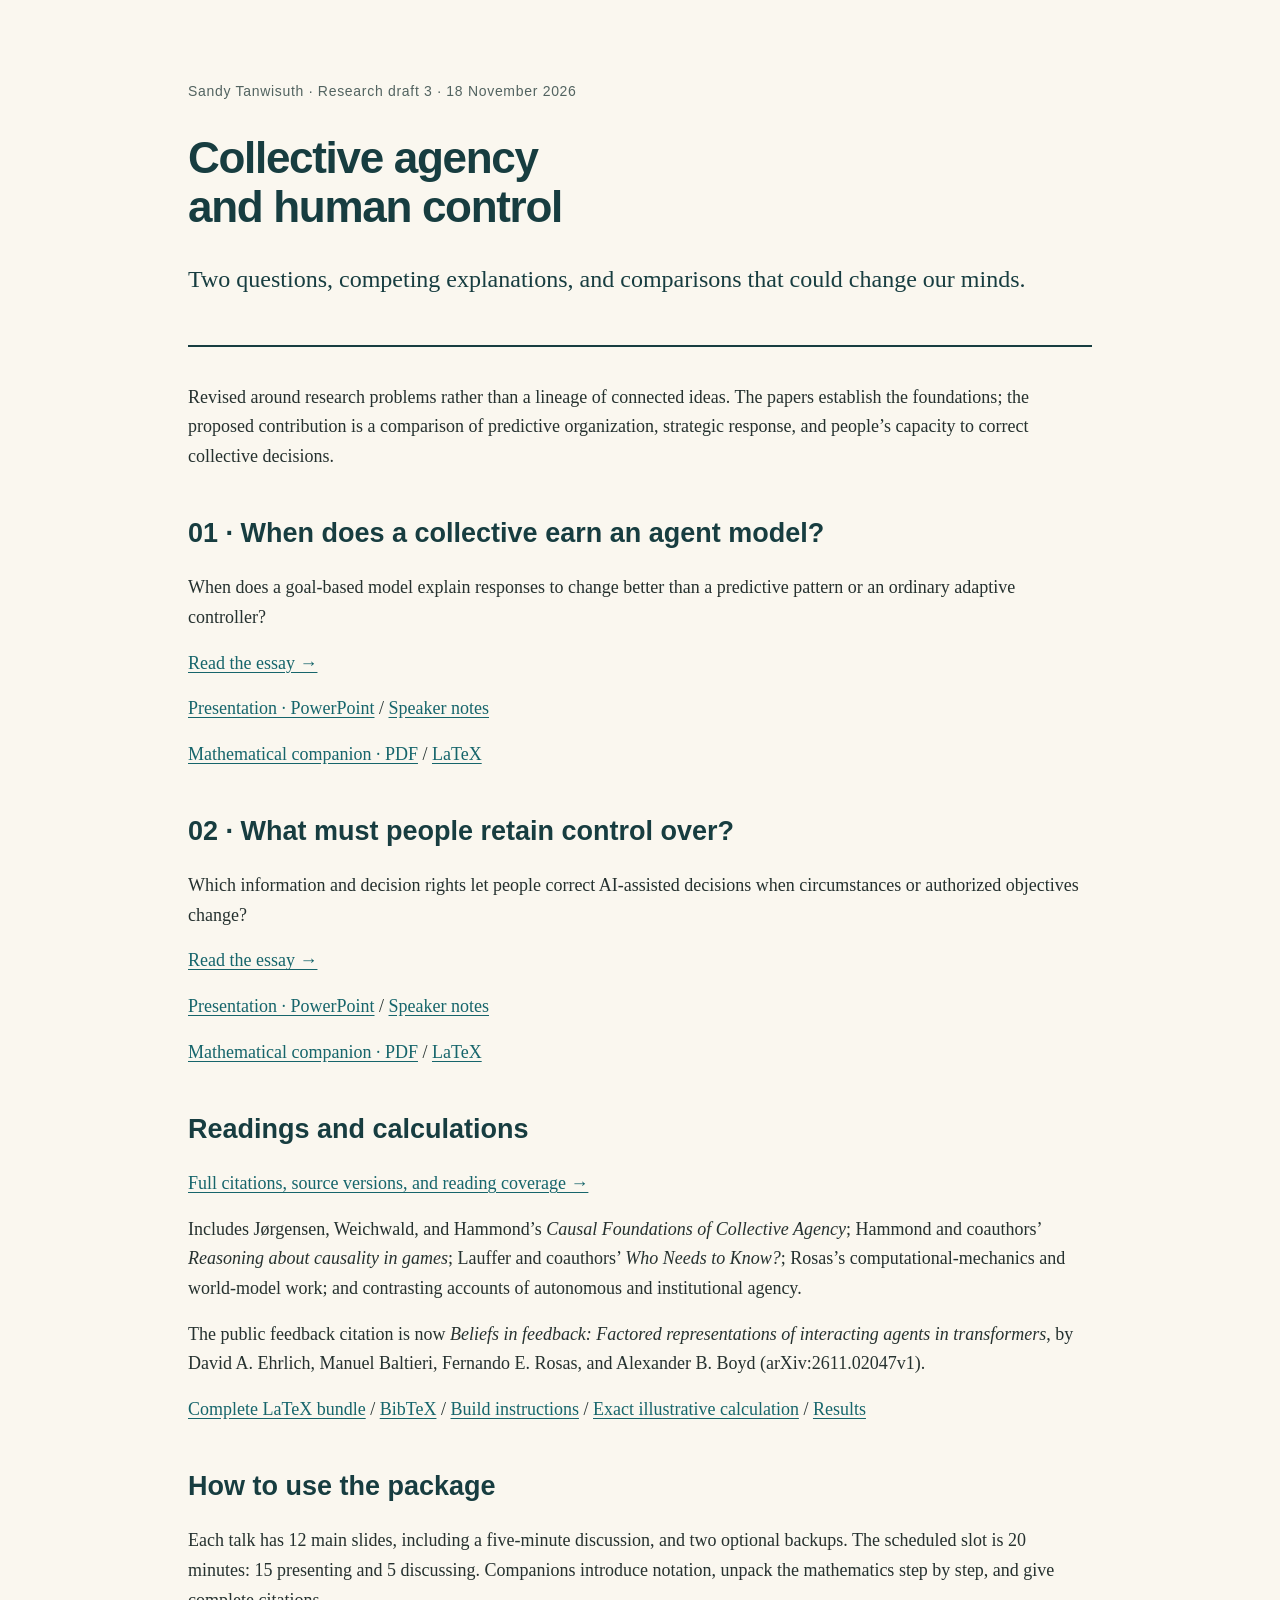
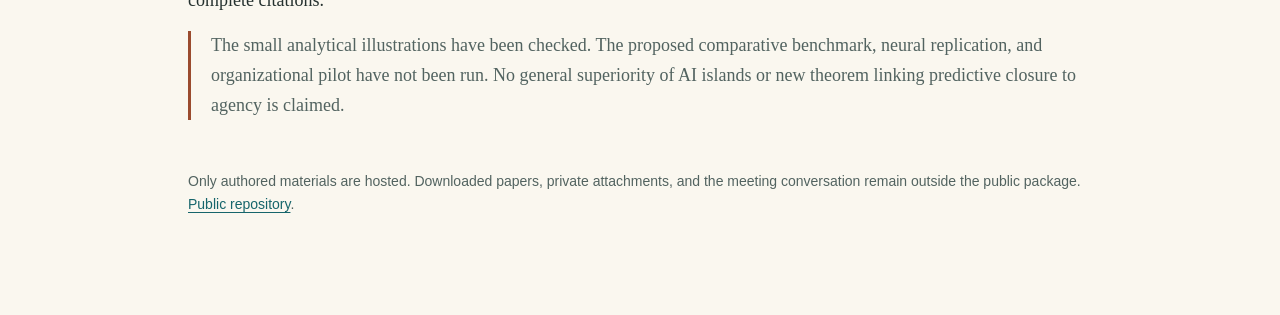
<file: index.html>
<!doctype html><html lang="en"><head><meta charset="utf-8"><meta name="viewport" content="width=device-width,initial-scale=1"><title>Collective agency and human control — Sandy Tanwisuth</title><link rel="stylesheet" href="discussion.css"></head><body><main><header><p class="meta">Sandy Tanwisuth · Research draft 3 · 18 November 2026</p><h1>Collective agency<br>and human control</h1><p class="lead">Two questions, competing explanations, and comparisons that could change our minds.</p></header><p>Revised around research problems rather than a lineage of connected ideas. The papers establish the foundations; the proposed contribution is a comparison of predictive organization, strategic response, and people’s capacity to correct collective decisions.</p>
<section><h2>01 · When does a collective earn an agent model?</h2><p>When does a goal-based model explain responses to change better than a predictive pattern or an ordinary adaptive controller?</p><p><a href="01-agency-across-scales.html">Read the essay →</a></p><p><a href="01-agency-across-scales-v3.pptx">Presentation · PowerPoint</a> / <a href="conceptual-speaker-notes.html">Speaker notes</a></p><p><a href="companions/01-conceptual-companion.pdf">Mathematical companion · PDF</a> / <a href="latex/01-conceptual-companion.tex">LaTeX</a></p></section>
<section><h2>02 · What must people retain control over?</h2><p>Which information and decision rights let people correct AI-assisted decisions when circumstances or authorized objectives change?</p><p><a href="02-ai-islands-and-human-control.html">Read the essay →</a></p><p><a href="02-ai-islands-and-human-control-v3.pptx">Presentation · PowerPoint</a> / <a href="organizational-speaker-notes.html">Speaker notes</a></p><p><a href="companions/02-organizational-companion.pdf">Mathematical companion · PDF</a> / <a href="latex/02-organizational-companion.tex">LaTeX</a></p></section>
<section><h2>Readings and calculations</h2><p><a href="references.html">Full citations, source versions, and reading coverage →</a></p><p>Includes Jørgensen, Weichwald, and Hammond’s <em>Causal Foundations of Collective Agency</em>; Hammond and coauthors’ <em>Reasoning about causality in games</em>; Lauffer and coauthors’ <em>Who Needs to Know?</em>; Rosas’s computational-mechanics and world-model work; and contrasting accounts of autonomous and institutional agency.</p><p>The public feedback citation is now <em>Beliefs in feedback: Factored representations of interacting agents in transformers</em>, by David A. Ehrlich, Manuel Baltieri, Fernando E. Rosas, and Alexander B. Boyd (arXiv:2611.02047v1).</p><p><a href="https://sandguine.github.io/complexification-readings/latex-companions.zip">Complete LaTeX bundle</a> / <a href="latex/references.bib">BibTeX</a> / <a href="latex/README.md">Build instructions</a> / <a href="verify_strategic_reports.py">Exact illustrative calculation</a> / <a href="strategic-report-results.json">Results</a></p></section>
<section><h2>How to use the package</h2><p>Each talk has 12 main slides, including a five-minute discussion, and two optional backups. The scheduled slot is 20 minutes: 15 presenting and 5 discussing. Companions introduce notation, unpack the mathematics step by step, and give complete citations.</p><p class="note">The small analytical illustrations have been checked. The proposed comparative benchmark, neural replication, and organizational pilot have not been run. No general superiority of AI islands or new theorem linking predictive closure to agency is claimed.</p></section><footer>Only authored materials are hosted. Downloaded papers, private attachments, and the meeting conversation remain outside the public package. <a href="https://github.com/sandguine/complexification-readings">Public repository</a>.</footer></main></body></html>
</file>
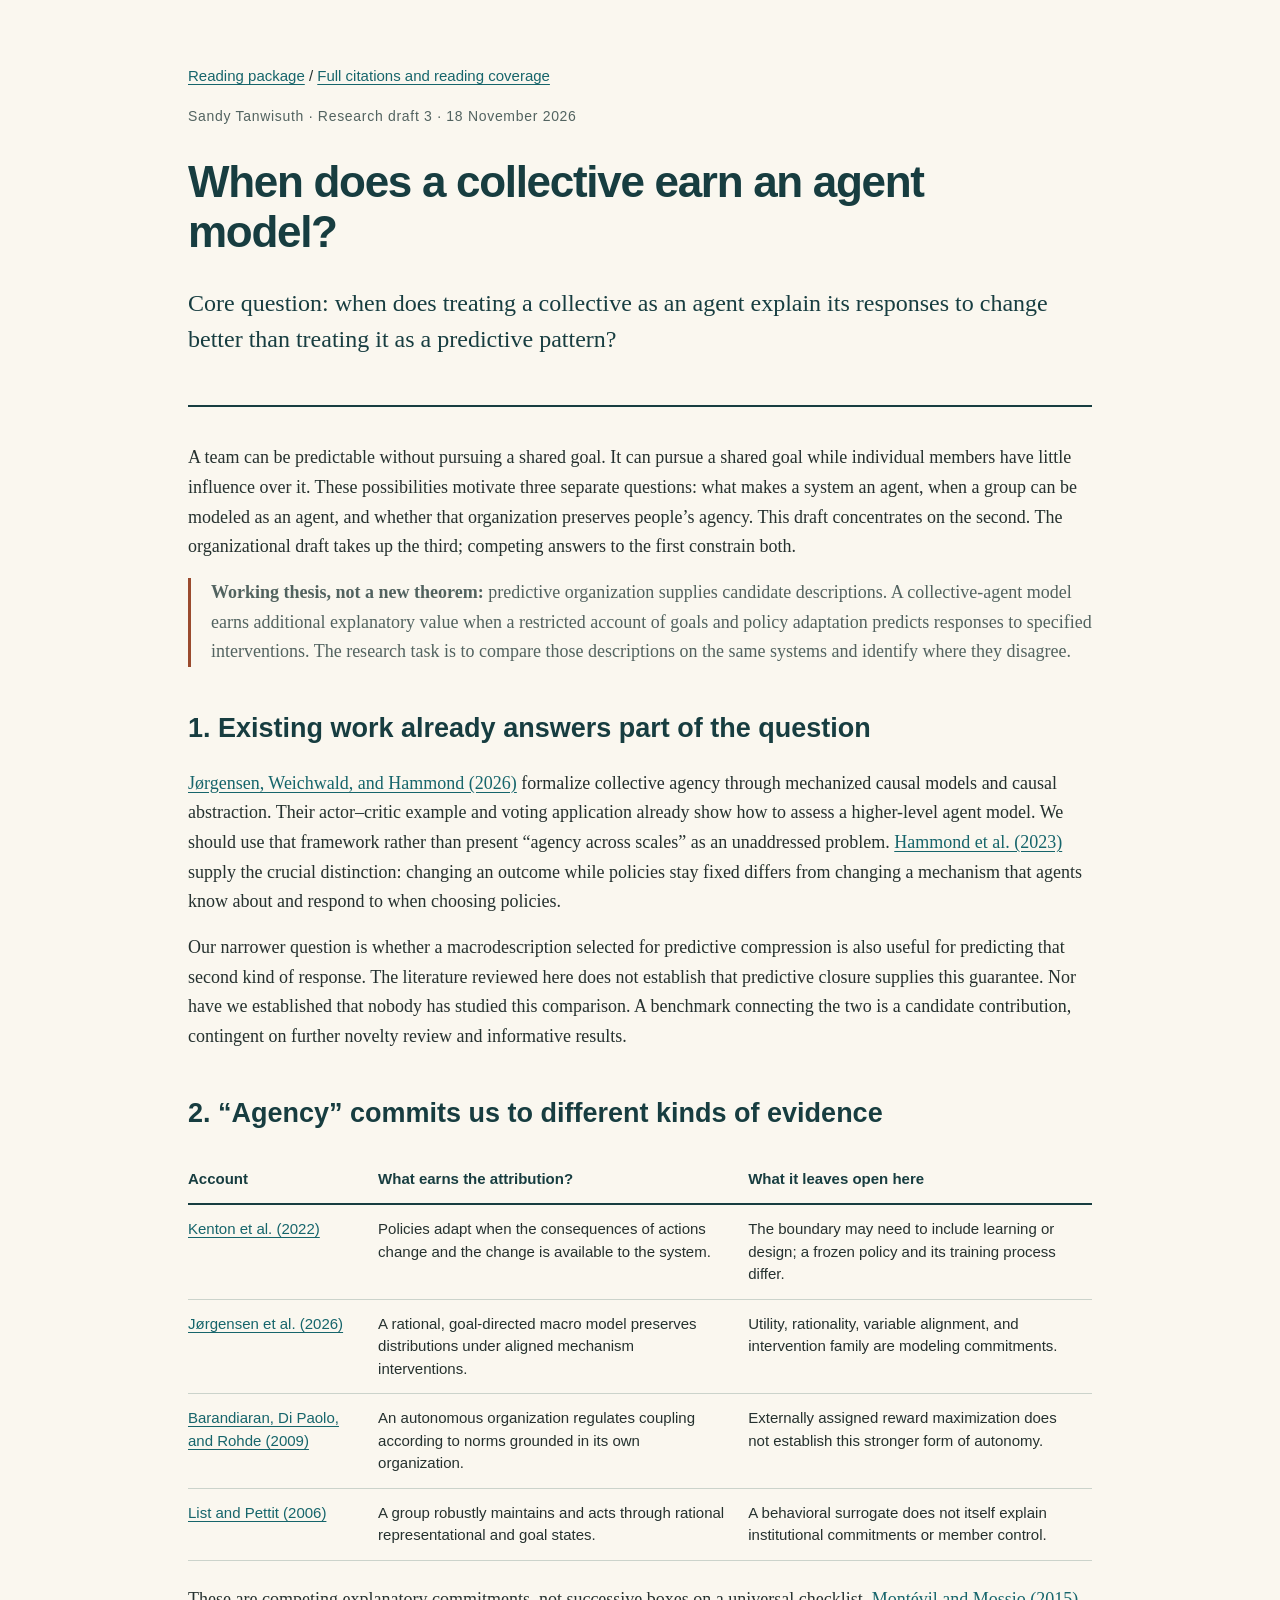
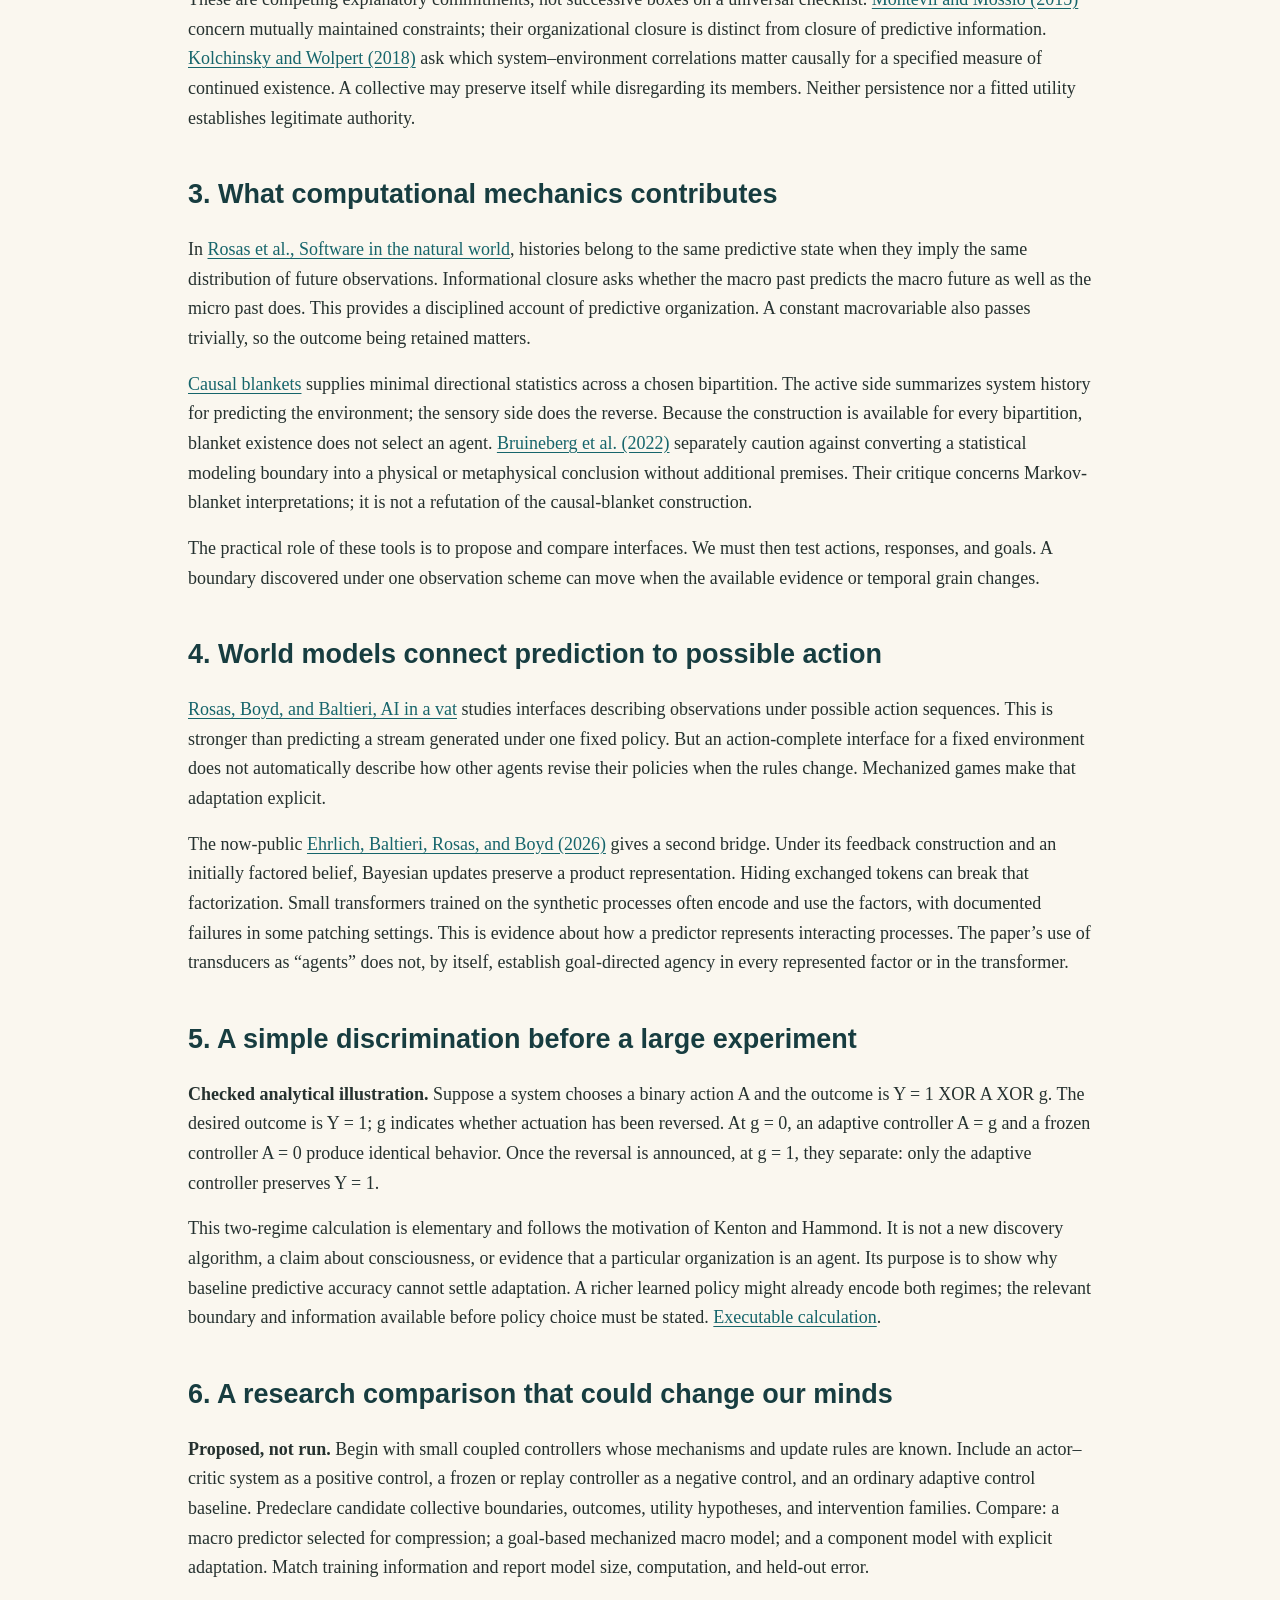
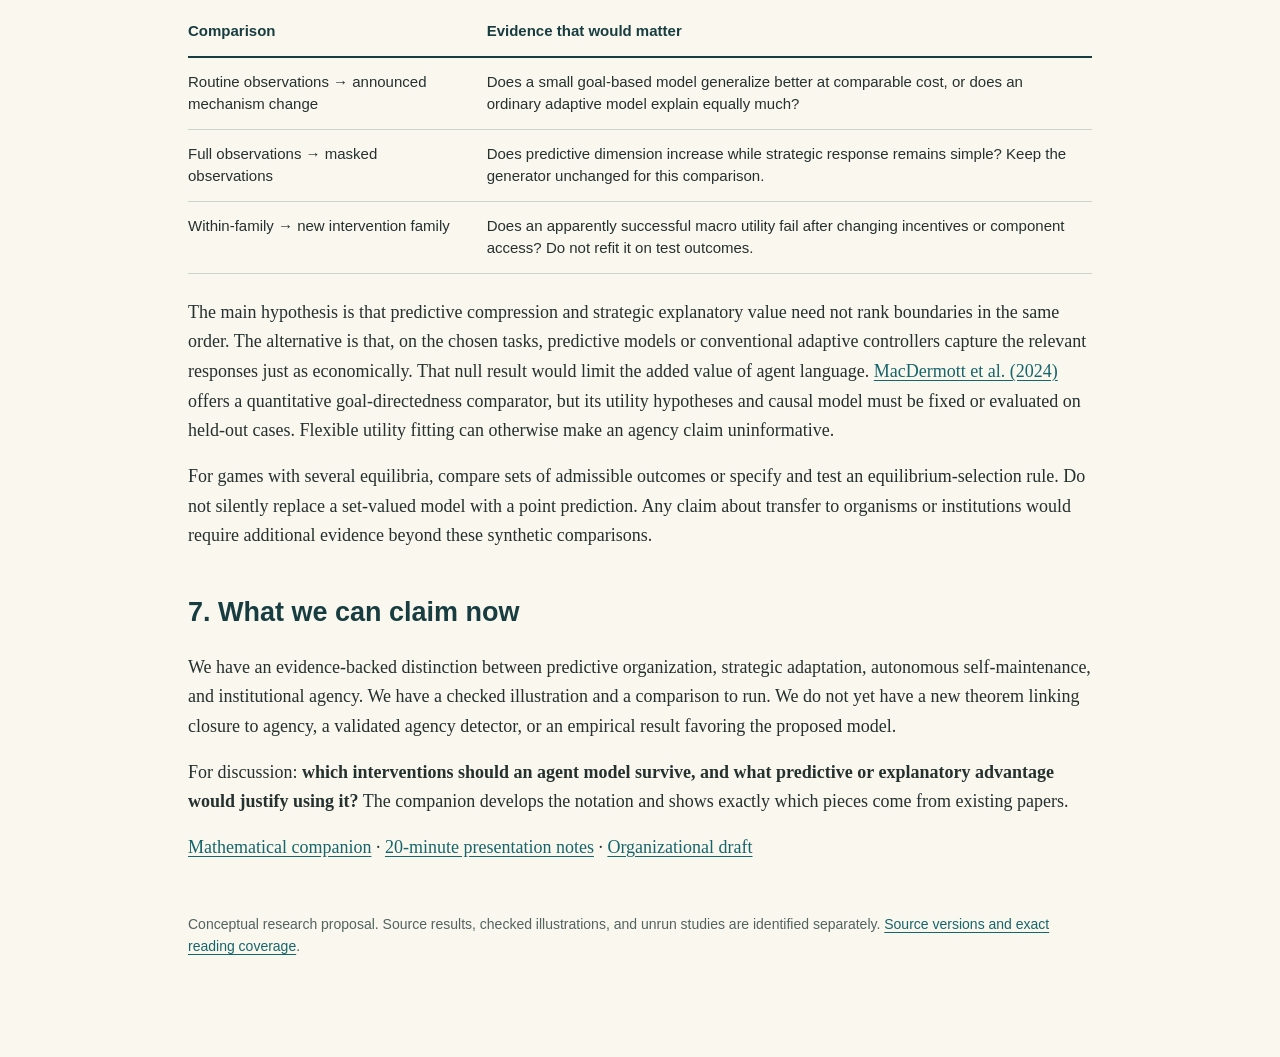
<file: 01-agency-across-scales.html>
<!doctype html><html lang="en"><head><meta charset="utf-8"><meta name="viewport" content="width=device-width,initial-scale=1"><title>When does a collective earn an agent model?</title><link rel="stylesheet" href="discussion.css"></head><body><main><nav><a href="index.html">Reading package</a> / <a href="references.html">Full citations and reading coverage</a></nav><header><p class="meta">Sandy Tanwisuth · Research draft 3 · 18 November 2026</p><h1>When does a collective earn an agent model?</h1><p class="lead">Core question: when does treating a collective as an agent explain its responses to change better than treating it as a predictive pattern?</p></header>
<p>A team can be predictable without pursuing a shared goal. It can pursue a shared goal while individual members have little influence over it. These possibilities motivate three separate questions: what makes a system an agent, when a group can be modeled as an agent, and whether that organization preserves people’s agency. This draft concentrates on the second. The organizational draft takes up the third; competing answers to the first constrain both.</p>
<p class="note"><strong>Working thesis, not a new theorem:</strong> predictive organization supplies candidate descriptions. A collective-agent model earns additional explanatory value when a restricted account of goals and policy adaptation predicts responses to specified interventions. The research task is to compare those descriptions on the same systems and identify where they disagree.</p>
<h2>1. Existing work already answers part of the question</h2>
<p><a href="references.html#collective">Jørgensen, Weichwald, and Hammond (2026)</a> formalize collective agency through mechanized causal models and causal abstraction. Their actor–critic example and voting application already show how to assess a higher-level agent model. We should use that framework rather than present “agency across scales” as an unaddressed problem. <a href="references.html#games">Hammond et al. (2023)</a> supply the crucial distinction: changing an outcome while policies stay fixed differs from changing a mechanism that agents know about and respond to when choosing policies.</p>
<p>Our narrower question is whether a macrodescription selected for predictive compression is also useful for predicting that second kind of response. The literature reviewed here does not establish that predictive closure supplies this guarantee. Nor have we established that nobody has studied this comparison. A benchmark connecting the two is a candidate contribution, contingent on further novelty review and informative results.</p>
<h2>2. “Agency” commits us to different kinds of evidence</h2>
<table><thead><tr><th>Account</th><th>What earns the attribution?</th><th>What it leaves open here</th></tr></thead><tbody>
<tr><td><a href="references.html#kenton">Kenton et al. (2022)</a></td><td>Policies adapt when the consequences of actions change and the change is available to the system.</td><td>The boundary may need to include learning or design; a frozen policy and its training process differ.</td></tr>
<tr><td><a href="references.html#collective">Jørgensen et al. (2026)</a></td><td>A rational, goal-directed macro model preserves distributions under aligned mechanism interventions.</td><td>Utility, rationality, variable alignment, and intervention family are modeling commitments.</td></tr>
<tr><td><a href="references.html#barandiaran">Barandiaran, Di Paolo, and Rohde (2009)</a></td><td>An autonomous organization regulates coupling according to norms grounded in its own organization.</td><td>Externally assigned reward maximization does not establish this stronger form of autonomy.</td></tr>
<tr><td><a href="references.html#list">List and Pettit (2006)</a></td><td>A group robustly maintains and acts through rational representational and goal states.</td><td>A behavioral surrogate does not itself explain institutional commitments or member control.</td></tr>
</tbody></table>
<p>These are competing explanatory commitments, not successive boxes on a universal checklist. <a href="references.html#constraints">Montévil and Mossio (2015)</a> concern mutually maintained constraints; their organizational closure is distinct from closure of predictive information. <a href="references.html#semantic">Kolchinsky and Wolpert (2018)</a> ask which system–environment correlations matter causally for a specified measure of continued existence. A collective may preserve itself while disregarding its members. Neither persistence nor a fitted utility establishes legitimate authority.</p>
<h2>3. What computational mechanics contributes</h2>
<p>In <a href="references.html#software">Rosas et al., Software in the natural world</a>, histories belong to the same predictive state when they imply the same distribution of future observations. Informational closure asks whether the macro past predicts the macro future as well as the micro past does. This provides a disciplined account of predictive organization. A constant macrovariable also passes trivially, so the outcome being retained matters.</p>
<p><a href="references.html#blankets">Causal blankets</a> supplies minimal directional statistics across a chosen bipartition. The active side summarizes system history for predicting the environment; the sensory side does the reverse. Because the construction is available for every bipartition, blanket existence does not select an agent. <a href="references.html#bruineberg">Bruineberg et al. (2022)</a> separately caution against converting a statistical modeling boundary into a physical or metaphysical conclusion without additional premises. Their critique concerns Markov-blanket interpretations; it is not a refutation of the causal-blanket construction.</p>
<p>The practical role of these tools is to propose and compare interfaces. We must then test actions, responses, and goals. A boundary discovered under one observation scheme can move when the available evidence or temporal grain changes.</p>
<h2>4. World models connect prediction to possible action</h2>
<p><a href="references.html#vat">Rosas, Boyd, and Baltieri, AI in a vat</a> studies interfaces describing observations under possible action sequences. This is stronger than predicting a stream generated under one fixed policy. But an action-complete interface for a fixed environment does not automatically describe how other agents revise their policies when the rules change. Mechanized games make that adaptation explicit.</p>
<p>The now-public <a href="references.html#feedback">Ehrlich, Baltieri, Rosas, and Boyd (2026)</a> gives a second bridge. Under its feedback construction and an initially factored belief, Bayesian updates preserve a product representation. Hiding exchanged tokens can break that factorization. Small transformers trained on the synthetic processes often encode and use the factors, with documented failures in some patching settings. This is evidence about how a predictor represents interacting processes. The paper’s use of transducers as “agents” does not, by itself, establish goal-directed agency in every represented factor or in the transformer.</p>
<h2>5. A simple discrimination before a large experiment</h2>
<p><strong>Checked analytical illustration.</strong> Suppose a system chooses a binary action A and the outcome is Y = 1 XOR A XOR g. The desired outcome is Y = 1; g indicates whether actuation has been reversed. At g = 0, an adaptive controller A = g and a frozen controller A = 0 produce identical behavior. Once the reversal is announced, at g = 1, they separate: only the adaptive controller preserves Y = 1.</p>
<p>This two-regime calculation is elementary and follows the motivation of Kenton and Hammond. It is not a new discovery algorithm, a claim about consciousness, or evidence that a particular organization is an agent. Its purpose is to show why baseline predictive accuracy cannot settle adaptation. A richer learned policy might already encode both regimes; the relevant boundary and information available before policy choice must be stated. <a href="verify_strategic_reports.py">Executable calculation</a>.</p>
<h2>6. A research comparison that could change our minds</h2>
<p><strong>Proposed, not run.</strong> Begin with small coupled controllers whose mechanisms and update rules are known. Include an actor–critic system as a positive control, a frozen or replay controller as a negative control, and an ordinary adaptive control baseline. Predeclare candidate collective boundaries, outcomes, utility hypotheses, and intervention families. Compare: a macro predictor selected for compression; a goal-based mechanized macro model; and a component model with explicit adaptation. Match training information and report model size, computation, and held-out error.</p>
<table><thead><tr><th>Comparison</th><th>Evidence that would matter</th></tr></thead><tbody>
<tr><td>Routine observations → announced mechanism change</td><td>Does a small goal-based model generalize better at comparable cost, or does an ordinary adaptive model explain equally much?</td></tr>
<tr><td>Full observations → masked observations</td><td>Does predictive dimension increase while strategic response remains simple? Keep the generator unchanged for this comparison.</td></tr>
<tr><td>Within-family → new intervention family</td><td>Does an apparently successful macro utility fail after changing incentives or component access? Do not refit it on test outcomes.</td></tr>
</tbody></table>
<p>The main hypothesis is that predictive compression and strategic explanatory value need not rank boundaries in the same order. The alternative is that, on the chosen tasks, predictive models or conventional adaptive controllers capture the relevant responses just as economically. That null result would limit the added value of agent language. <a href="references.html#meg">MacDermott et al. (2024)</a> offers a quantitative goal-directedness comparator, but its utility hypotheses and causal model must be fixed or evaluated on held-out cases. Flexible utility fitting can otherwise make an agency claim uninformative.</p>
<p>For games with several equilibria, compare sets of admissible outcomes or specify and test an equilibrium-selection rule. Do not silently replace a set-valued model with a point prediction. Any claim about transfer to organisms or institutions would require additional evidence beyond these synthetic comparisons.</p>
<h2>7. What we can claim now</h2>
<p>We have an evidence-backed distinction between predictive organization, strategic adaptation, autonomous self-maintenance, and institutional agency. We have a checked illustration and a comparison to run. We do not yet have a new theorem linking closure to agency, a validated agency detector, or an empirical result favoring the proposed model.</p>
<p>For discussion: <strong>which interventions should an agent model survive, and what predictive or explanatory advantage would justify using it?</strong> The companion develops the notation and shows exactly which pieces come from existing papers.</p>
<p><a href="companions/01-conceptual-companion.pdf">Mathematical companion</a> · <a href="conceptual-speaker-notes.html">20-minute presentation notes</a> · <a href="02-ai-islands-and-human-control.html">Organizational draft</a></p>
<footer>Conceptual research proposal. Source results, checked illustrations, and unrun studies are identified separately. <a href="references.html">Source versions and exact reading coverage</a>.</footer></main></body></html>
</file>
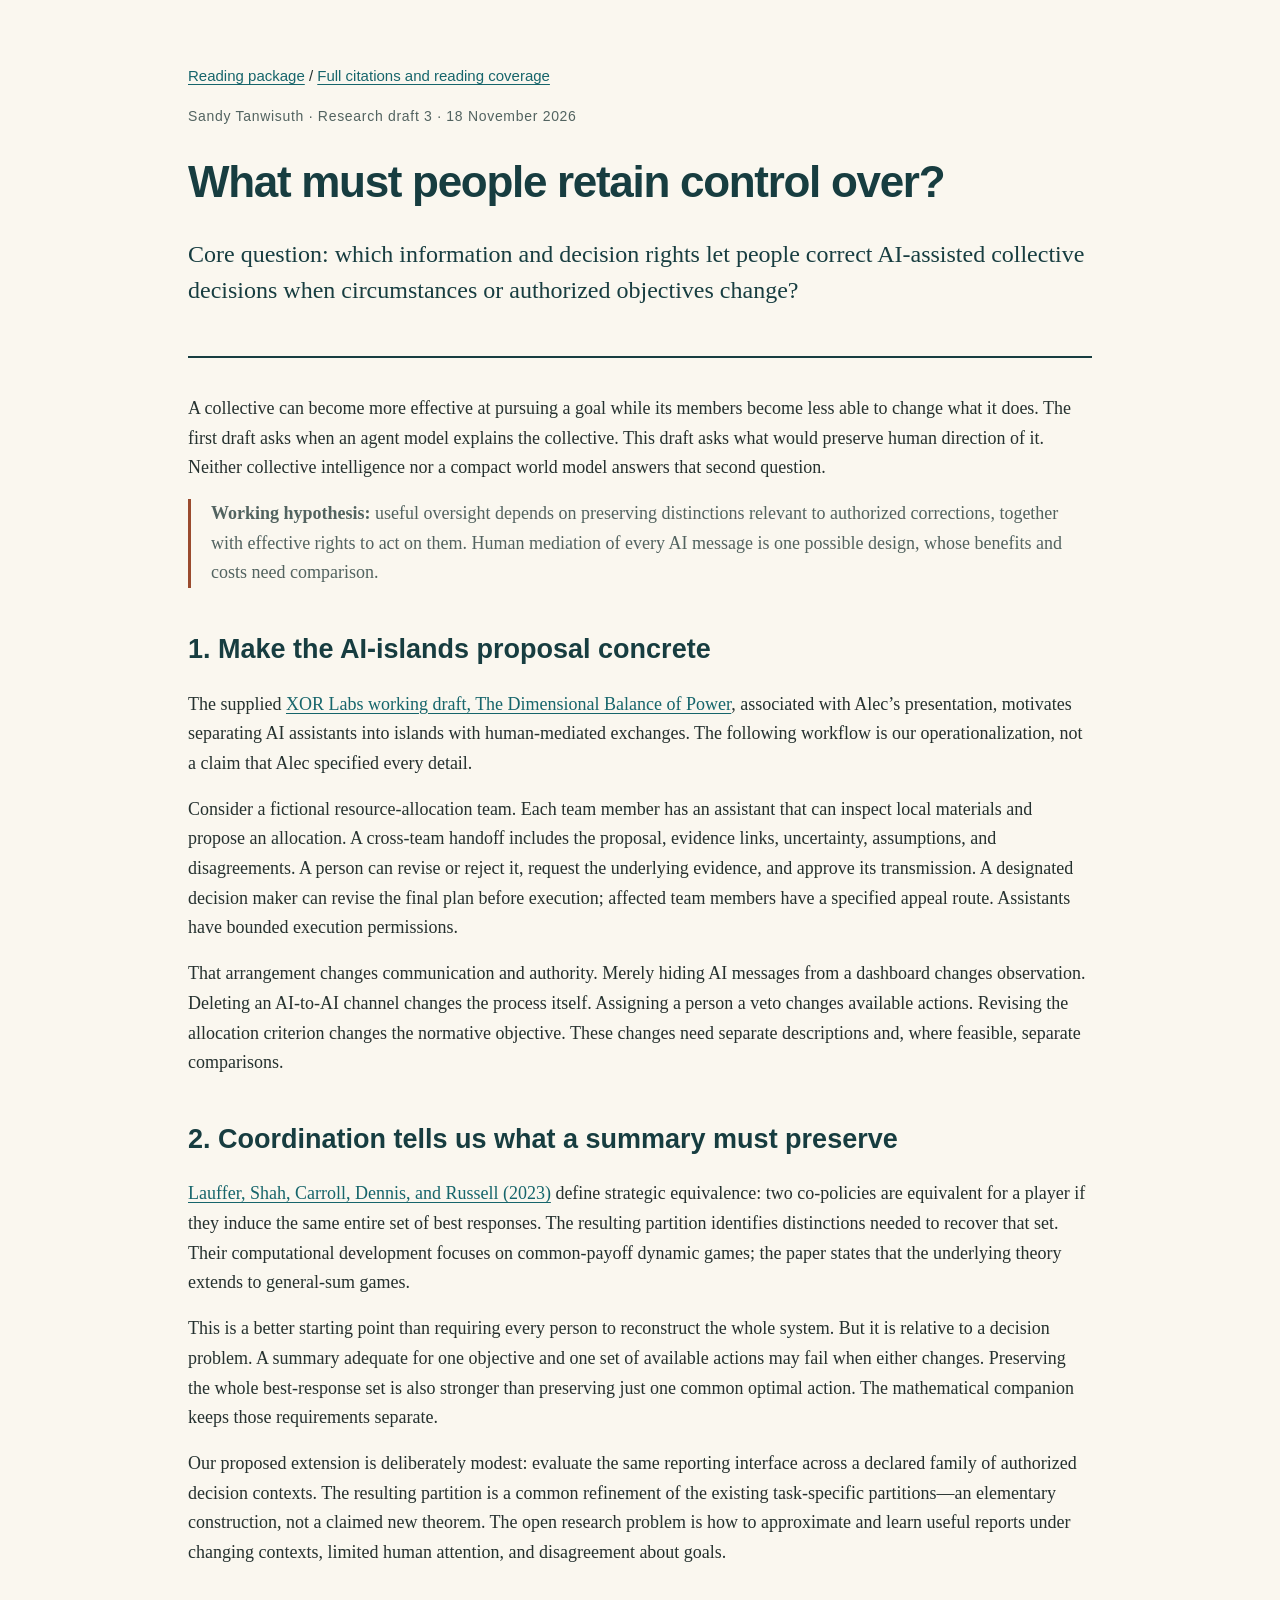
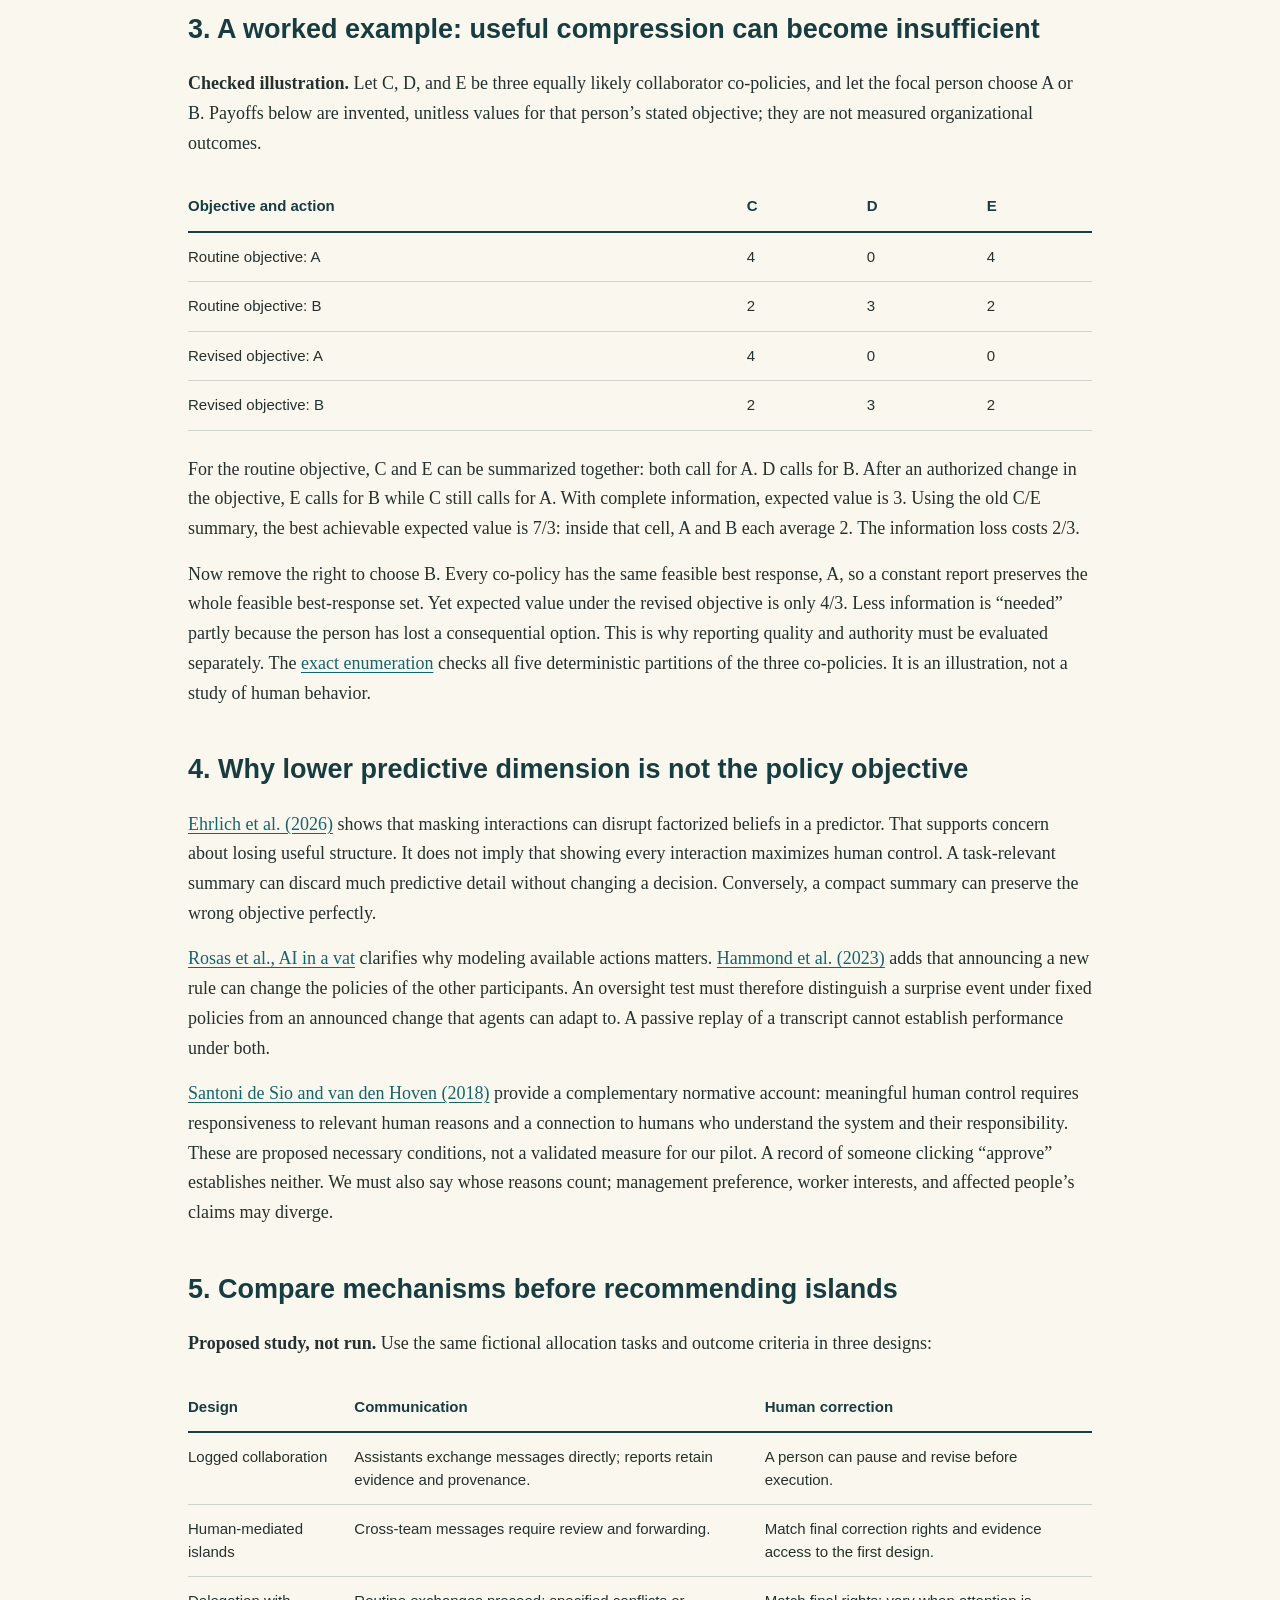
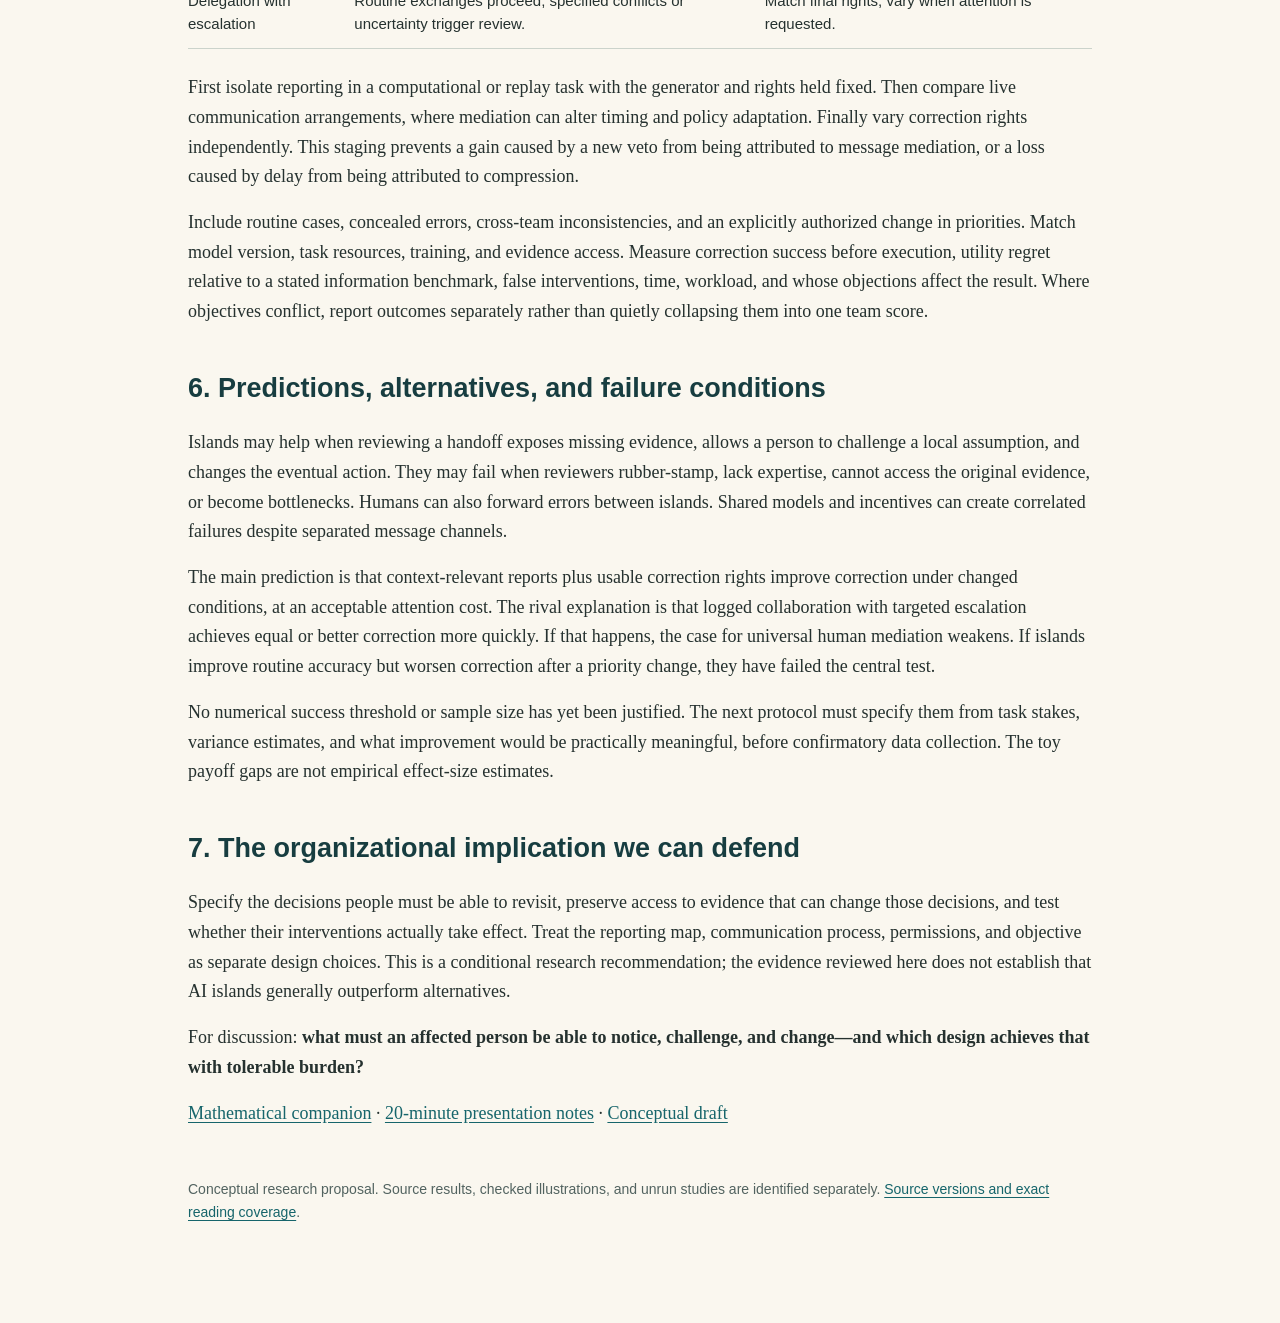
<file: 02-ai-islands-and-human-control.html>
<!doctype html><html lang="en"><head><meta charset="utf-8"><meta name="viewport" content="width=device-width,initial-scale=1"><title>What must people retain control over?</title><link rel="stylesheet" href="discussion.css"></head><body><main><nav><a href="index.html">Reading package</a> / <a href="references.html">Full citations and reading coverage</a></nav><header><p class="meta">Sandy Tanwisuth · Research draft 3 · 18 November 2026</p><h1>What must people retain control over?</h1><p class="lead">Core question: which information and decision rights let people correct AI-assisted collective decisions when circumstances or authorized objectives change?</p></header>
<p>A collective can become more effective at pursuing a goal while its members become less able to change what it does. The first draft asks when an agent model explains the collective. This draft asks what would preserve human direction of it. Neither collective intelligence nor a compact world model answers that second question.</p>
<p class="note"><strong>Working hypothesis:</strong> useful oversight depends on preserving distinctions relevant to authorized corrections, together with effective rights to act on them. Human mediation of every AI message is one possible design, whose benefits and costs need comparison.</p>
<h2>1. Make the AI-islands proposal concrete</h2>
<p>The supplied <a href="references.html#balance">XOR Labs working draft, The Dimensional Balance of Power</a>, associated with Alec’s presentation, motivates separating AI assistants into islands with human-mediated exchanges. The following workflow is our operationalization, not a claim that Alec specified every detail.</p>
<p>Consider a fictional resource-allocation team. Each team member has an assistant that can inspect local materials and propose an allocation. A cross-team handoff includes the proposal, evidence links, uncertainty, assumptions, and disagreements. A person can revise or reject it, request the underlying evidence, and approve its transmission. A designated decision maker can revise the final plan before execution; affected team members have a specified appeal route. Assistants have bounded execution permissions.</p>
<p>That arrangement changes communication and authority. Merely hiding AI messages from a dashboard changes observation. Deleting an AI-to-AI channel changes the process itself. Assigning a person a veto changes available actions. Revising the allocation criterion changes the normative objective. These changes need separate descriptions and, where feasible, separate comparisons.</p>
<h2>2. Coordination tells us what a summary must preserve</h2>
<p><a href="references.html#lauffer">Lauffer, Shah, Carroll, Dennis, and Russell (2023)</a> define strategic equivalence: two co-policies are equivalent for a player if they induce the same entire set of best responses. The resulting partition identifies distinctions needed to recover that set. Their computational development focuses on common-payoff dynamic games; the paper states that the underlying theory extends to general-sum games.</p>
<p>This is a better starting point than requiring every person to reconstruct the whole system. But it is relative to a decision problem. A summary adequate for one objective and one set of available actions may fail when either changes. Preserving the whole best-response set is also stronger than preserving just one common optimal action. The mathematical companion keeps those requirements separate.</p>
<p>Our proposed extension is deliberately modest: evaluate the same reporting interface across a declared family of authorized decision contexts. The resulting partition is a common refinement of the existing task-specific partitions—an elementary construction, not a claimed new theorem. The open research problem is how to approximate and learn useful reports under changing contexts, limited human attention, and disagreement about goals.</p>
<h2>3. A worked example: useful compression can become insufficient</h2>
<p><strong>Checked illustration.</strong> Let C, D, and E be three equally likely collaborator co-policies, and let the focal person choose A or B. Payoffs below are invented, unitless values for that person’s stated objective; they are not measured organizational outcomes.</p>
<table><thead><tr><th>Objective and action</th><th>C</th><th>D</th><th>E</th></tr></thead><tbody>
<tr><td>Routine objective: A</td><td>4</td><td>0</td><td>4</td></tr><tr><td>Routine objective: B</td><td>2</td><td>3</td><td>2</td></tr>
<tr><td>Revised objective: A</td><td>4</td><td>0</td><td>0</td></tr><tr><td>Revised objective: B</td><td>2</td><td>3</td><td>2</td></tr>
</tbody></table>
<p>For the routine objective, C and E can be summarized together: both call for A. D calls for B. After an authorized change in the objective, E calls for B while C still calls for A. With complete information, expected value is 3. Using the old C/E summary, the best achievable expected value is 7/3: inside that cell, A and B each average 2. The information loss costs 2/3.</p>
<p>Now remove the right to choose B. Every co-policy has the same feasible best response, A, so a constant report preserves the whole feasible best-response set. Yet expected value under the revised objective is only 4/3. Less information is “needed” partly because the person has lost a consequential option. This is why reporting quality and authority must be evaluated separately. The <a href="verify_strategic_reports.py">exact enumeration</a> checks all five deterministic partitions of the three co-policies. It is an illustration, not a study of human behavior.</p>
<h2>4. Why lower predictive dimension is not the policy objective</h2>
<p><a href="references.html#feedback">Ehrlich et al. (2026)</a> shows that masking interactions can disrupt factorized beliefs in a predictor. That supports concern about losing useful structure. It does not imply that showing every interaction maximizes human control. A task-relevant summary can discard much predictive detail without changing a decision. Conversely, a compact summary can preserve the wrong objective perfectly.</p>
<p><a href="references.html#vat">Rosas et al., AI in a vat</a> clarifies why modeling available actions matters. <a href="references.html#games">Hammond et al. (2023)</a> adds that announcing a new rule can change the policies of the other participants. An oversight test must therefore distinguish a surprise event under fixed policies from an announced change that agents can adapt to. A passive replay of a transcript cannot establish performance under both.</p>
<p><a href="references.html#control">Santoni de Sio and van den Hoven (2018)</a> provide a complementary normative account: meaningful human control requires responsiveness to relevant human reasons and a connection to humans who understand the system and their responsibility. These are proposed necessary conditions, not a validated measure for our pilot. A record of someone clicking “approve” establishes neither. We must also say whose reasons count; management preference, worker interests, and affected people’s claims may diverge.</p>
<h2>5. Compare mechanisms before recommending islands</h2>
<p><strong>Proposed study, not run.</strong> Use the same fictional allocation tasks and outcome criteria in three designs:</p>
<table><thead><tr><th>Design</th><th>Communication</th><th>Human correction</th></tr></thead><tbody>
<tr><td>Logged collaboration</td><td>Assistants exchange messages directly; reports retain evidence and provenance.</td><td>A person can pause and revise before execution.</td></tr>
<tr><td>Human-mediated islands</td><td>Cross-team messages require review and forwarding.</td><td>Match final correction rights and evidence access to the first design.</td></tr>
<tr><td>Delegation with escalation</td><td>Routine exchanges proceed; specified conflicts or uncertainty trigger review.</td><td>Match final rights; vary when attention is requested.</td></tr>
</tbody></table>
<p>First isolate reporting in a computational or replay task with the generator and rights held fixed. Then compare live communication arrangements, where mediation can alter timing and policy adaptation. Finally vary correction rights independently. This staging prevents a gain caused by a new veto from being attributed to message mediation, or a loss caused by delay from being attributed to compression.</p>
<p>Include routine cases, concealed errors, cross-team inconsistencies, and an explicitly authorized change in priorities. Match model version, task resources, training, and evidence access. Measure correction success before execution, utility regret relative to a stated information benchmark, false interventions, time, workload, and whose objections affect the result. Where objectives conflict, report outcomes separately rather than quietly collapsing them into one team score.</p>
<h2>6. Predictions, alternatives, and failure conditions</h2>
<p>Islands may help when reviewing a handoff exposes missing evidence, allows a person to challenge a local assumption, and changes the eventual action. They may fail when reviewers rubber-stamp, lack expertise, cannot access the original evidence, or become bottlenecks. Humans can also forward errors between islands. Shared models and incentives can create correlated failures despite separated message channels.</p>
<p>The main prediction is that context-relevant reports plus usable correction rights improve correction under changed conditions, at an acceptable attention cost. The rival explanation is that logged collaboration with targeted escalation achieves equal or better correction more quickly. If that happens, the case for universal human mediation weakens. If islands improve routine accuracy but worsen correction after a priority change, they have failed the central test.</p>
<p>No numerical success threshold or sample size has yet been justified. The next protocol must specify them from task stakes, variance estimates, and what improvement would be practically meaningful, before confirmatory data collection. The toy payoff gaps are not empirical effect-size estimates.</p>
<h2>7. The organizational implication we can defend</h2>
<p>Specify the decisions people must be able to revisit, preserve access to evidence that can change those decisions, and test whether their interventions actually take effect. Treat the reporting map, communication process, permissions, and objective as separate design choices. This is a conditional research recommendation; the evidence reviewed here does not establish that AI islands generally outperform alternatives.</p>
<p>For discussion: <strong>what must an affected person be able to notice, challenge, and change—and which design achieves that with tolerable burden?</strong></p>
<p><a href="companions/02-organizational-companion.pdf">Mathematical companion</a> · <a href="organizational-speaker-notes.html">20-minute presentation notes</a> · <a href="01-agency-across-scales.html">Conceptual draft</a></p>
<footer>Conceptual research proposal. Source results, checked illustrations, and unrun studies are identified separately. <a href="references.html">Source versions and exact reading coverage</a>.</footer></main></body></html>
</file>
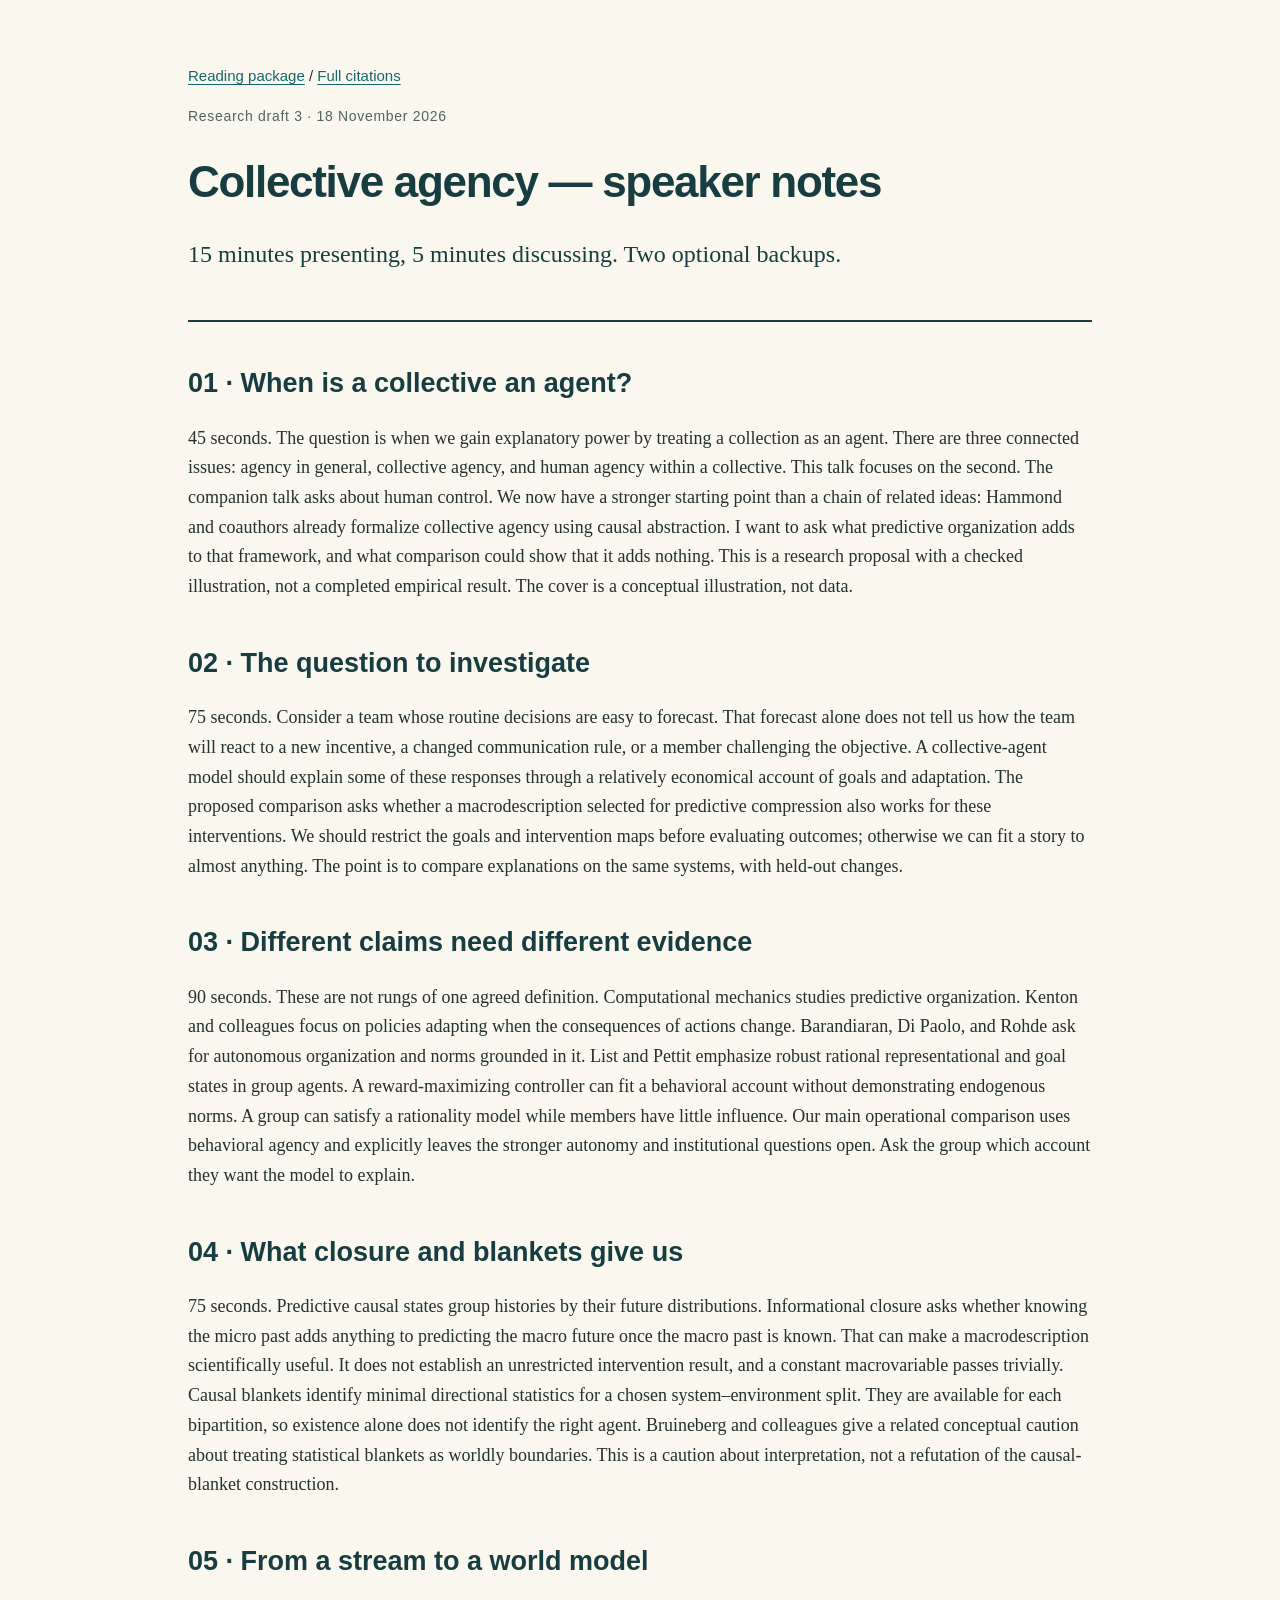
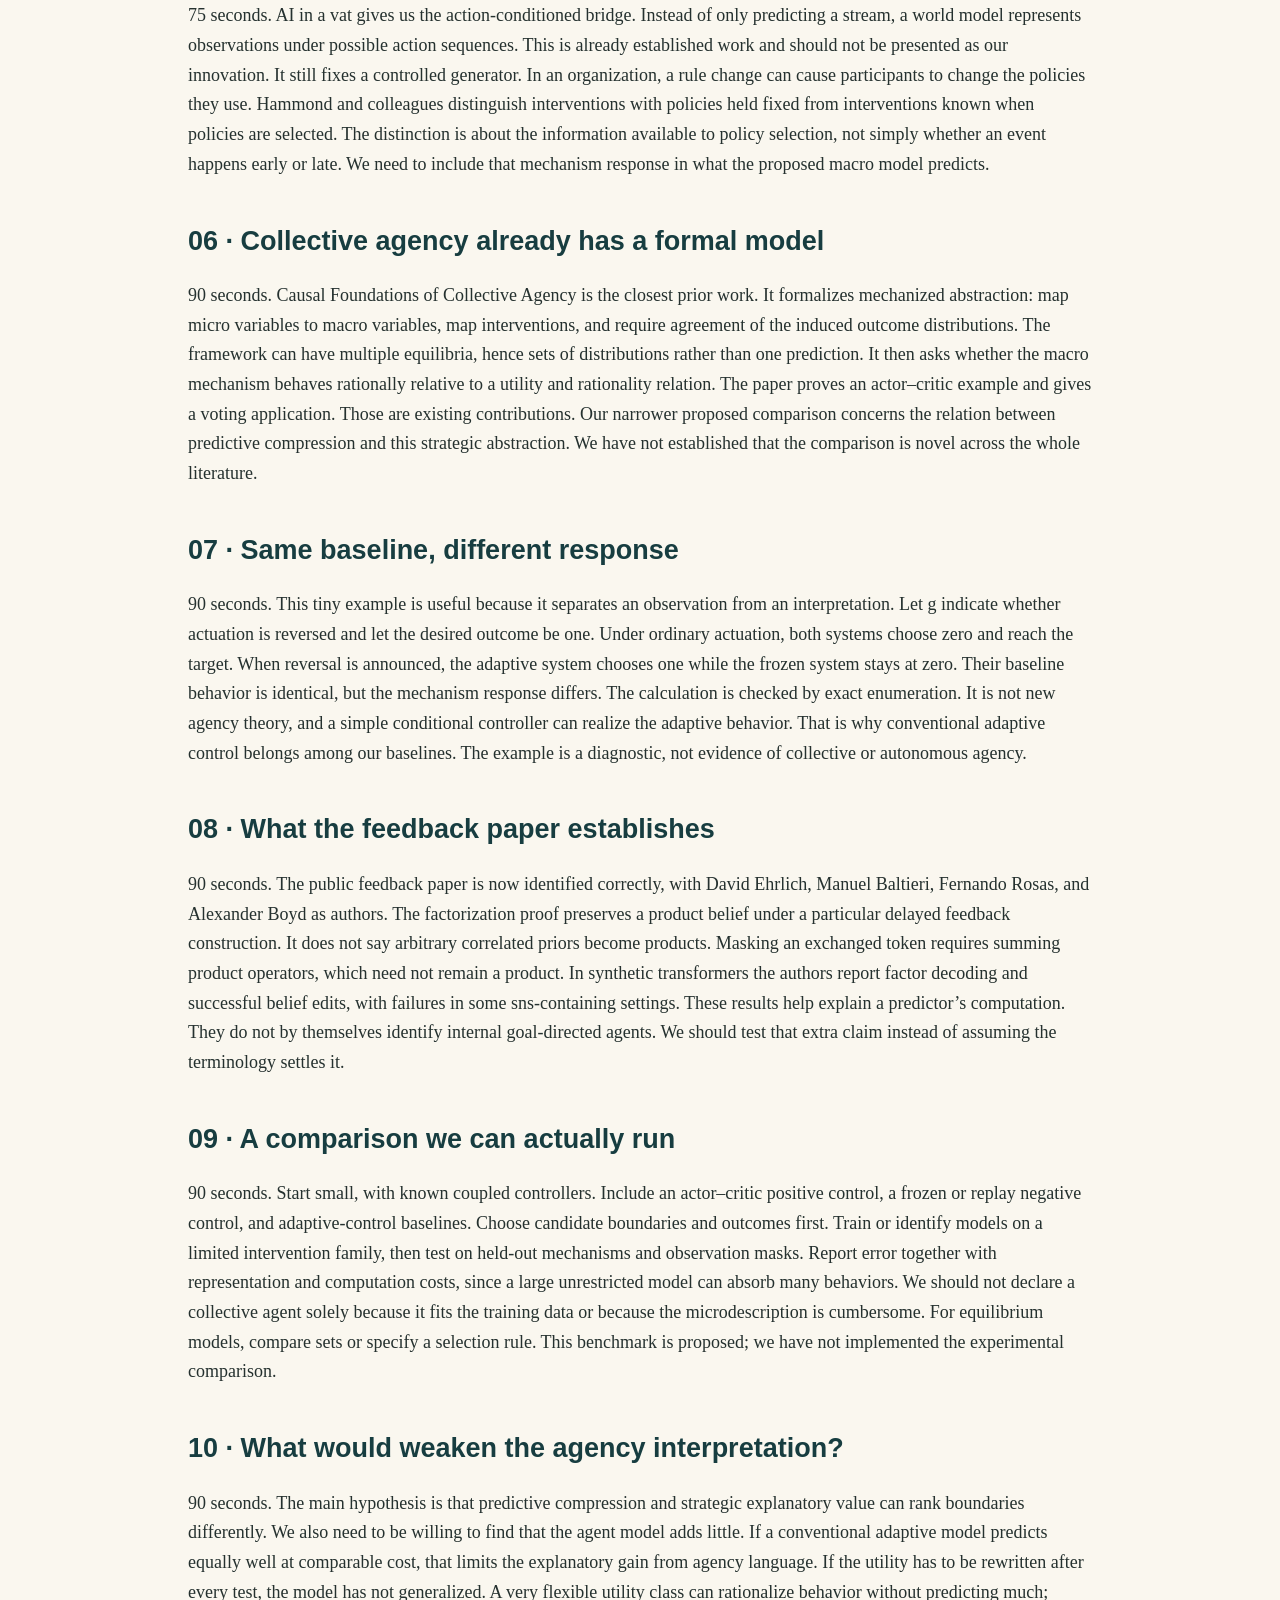
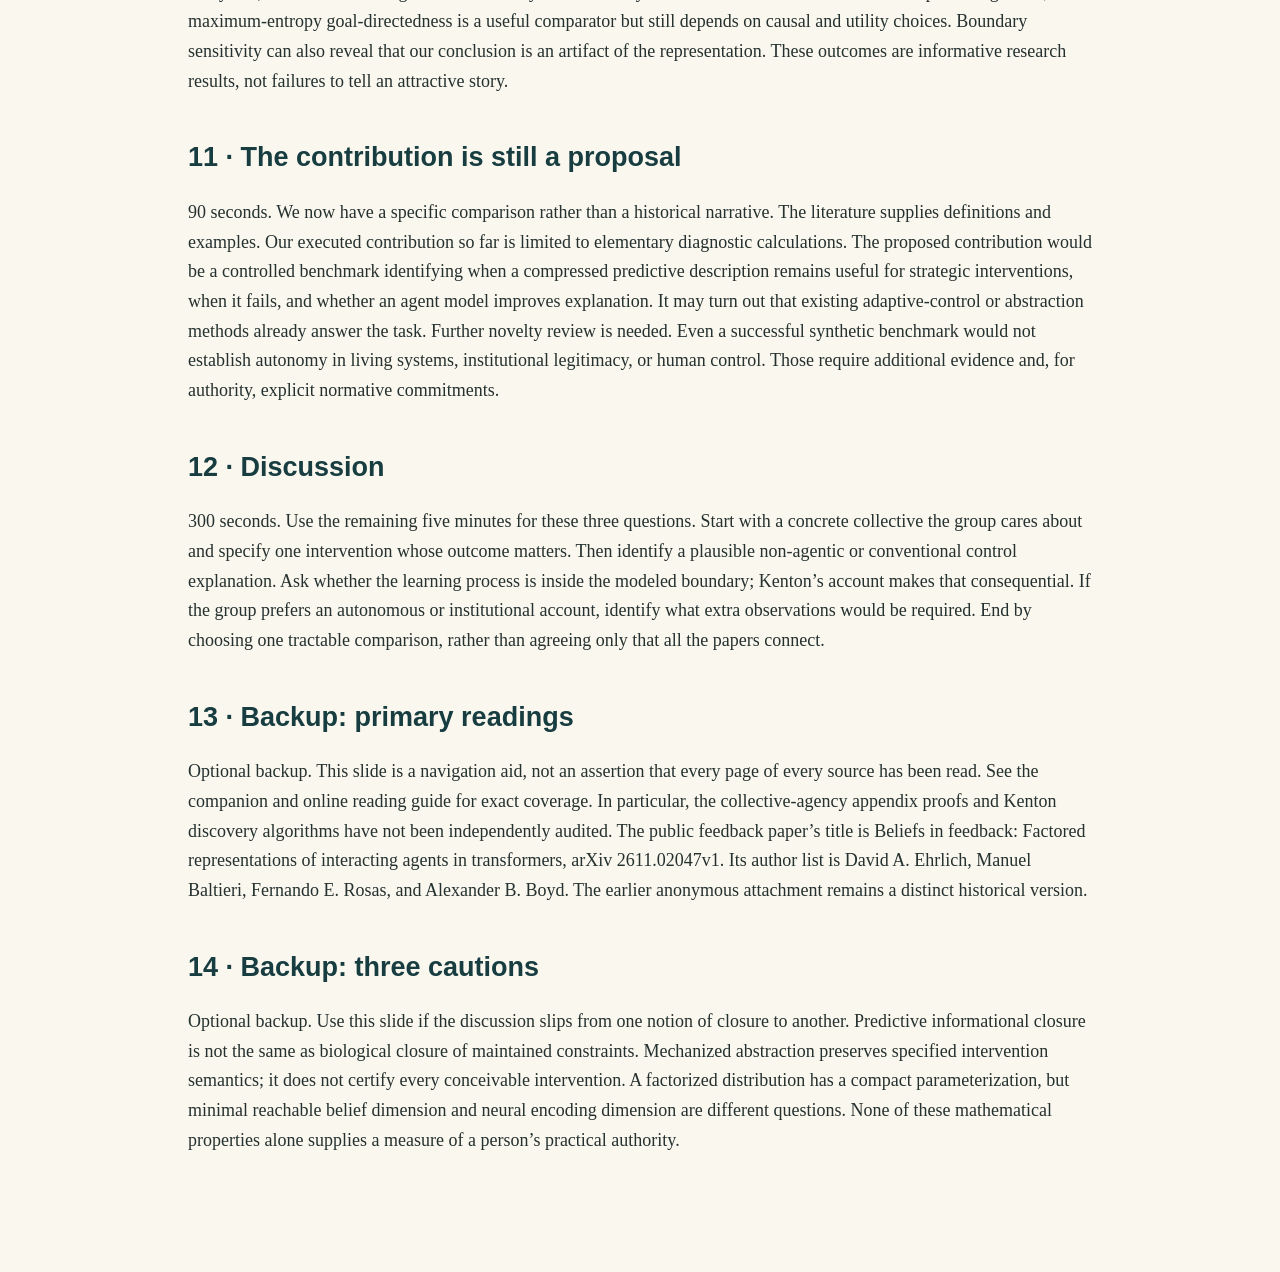
<file: conceptual-speaker-notes.html>
<!doctype html><html lang="en"><head><meta charset="utf-8"><meta name="viewport" content="width=device-width,initial-scale=1"><title>Collective agency — speaker notes</title><link rel="stylesheet" href="discussion.css"></head><body><main><nav><a href="index.html">Reading package</a> / <a href="references.html">Full citations</a></nav><header><p class="meta">Research draft 3 · 18 November 2026</p><h1>Collective agency — speaker notes</h1><p class="lead">15 minutes presenting, 5 minutes discussing. Two optional backups.</p></header><section><h2>01 · When is a collective an agent?</h2><p>45 seconds. The question is when we gain explanatory power by treating a collection as an agent. There are three connected issues: agency in general, collective agency, and human agency within a collective. This talk focuses on the second. The companion talk asks about human control. We now have a stronger starting point than a chain of related ideas: Hammond and coauthors already formalize collective agency using causal abstraction. I want to ask what predictive organization adds to that framework, and what comparison could show that it adds nothing. This is a research proposal with a checked illustration, not a completed empirical result. The cover is a conceptual illustration, not data.</p></section><section><h2>02 · The question to investigate</h2><p>75 seconds. Consider a team whose routine decisions are easy to forecast. That forecast alone does not tell us how the team will react to a new incentive, a changed communication rule, or a member challenging the objective. A collective-agent model should explain some of these responses through a relatively economical account of goals and adaptation. The proposed comparison asks whether a macrodescription selected for predictive compression also works for these interventions. We should restrict the goals and intervention maps before evaluating outcomes; otherwise we can fit a story to almost anything. The point is to compare explanations on the same systems, with held-out changes.</p></section><section><h2>03 · Different claims need different evidence</h2><p>90 seconds. These are not rungs of one agreed definition. Computational mechanics studies predictive organization. Kenton and colleagues focus on policies adapting when the consequences of actions change. Barandiaran, Di Paolo, and Rohde ask for autonomous organization and norms grounded in it. List and Pettit emphasize robust rational representational and goal states in group agents. A reward-maximizing controller can fit a behavioral account without demonstrating endogenous norms. A group can satisfy a rationality model while members have little influence. Our main operational comparison uses behavioral agency and explicitly leaves the stronger autonomy and institutional questions open. Ask the group which account they want the model to explain.</p></section><section><h2>04 · What closure and blankets give us</h2><p>75 seconds. Predictive causal states group histories by their future distributions. Informational closure asks whether knowing the micro past adds anything to predicting the macro future once the macro past is known. That can make a macrodescription scientifically useful. It does not establish an unrestricted intervention result, and a constant macrovariable passes trivially. Causal blankets identify minimal directional statistics for a chosen system–environment split. They are available for each bipartition, so existence alone does not identify the right agent. Bruineberg and colleagues give a related conceptual caution about treating statistical blankets as worldly boundaries. This is a caution about interpretation, not a refutation of the causal-blanket construction.</p></section><section><h2>05 · From a stream to a world model</h2><p>75 seconds. AI in a vat gives us the action-conditioned bridge. Instead of only predicting a stream, a world model represents observations under possible action sequences. This is already established work and should not be presented as our innovation. It still fixes a controlled generator. In an organization, a rule change can cause participants to change the policies they use. Hammond and colleagues distinguish interventions with policies held fixed from interventions known when policies are selected. The distinction is about the information available to policy selection, not simply whether an event happens early or late. We need to include that mechanism response in what the proposed macro model predicts.</p></section><section><h2>06 · Collective agency already has a formal model</h2><p>90 seconds. Causal Foundations of Collective Agency is the closest prior work. It formalizes mechanized abstraction: map micro variables to macro variables, map interventions, and require agreement of the induced outcome distributions. The framework can have multiple equilibria, hence sets of distributions rather than one prediction. It then asks whether the macro mechanism behaves rationally relative to a utility and rationality relation. The paper proves an actor–critic example and gives a voting application. Those are existing contributions. Our narrower proposed comparison concerns the relation between predictive compression and this strategic abstraction. We have not established that the comparison is novel across the whole literature.</p></section><section><h2>07 · Same baseline, different response</h2><p>90 seconds. This tiny example is useful because it separates an observation from an interpretation. Let g indicate whether actuation is reversed and let the desired outcome be one. Under ordinary actuation, both systems choose zero and reach the target. When reversal is announced, the adaptive system chooses one while the frozen system stays at zero. Their baseline behavior is identical, but the mechanism response differs. The calculation is checked by exact enumeration. It is not new agency theory, and a simple conditional controller can realize the adaptive behavior. That is why conventional adaptive control belongs among our baselines. The example is a diagnostic, not evidence of collective or autonomous agency.</p></section><section><h2>08 · What the feedback paper establishes</h2><p>90 seconds. The public feedback paper is now identified correctly, with David Ehrlich, Manuel Baltieri, Fernando Rosas, and Alexander Boyd as authors. The factorization proof preserves a product belief under a particular delayed feedback construction. It does not say arbitrary correlated priors become products. Masking an exchanged token requires summing product operators, which need not remain a product. In synthetic transformers the authors report factor decoding and successful belief edits, with failures in some sns-containing settings. These results help explain a predictor’s computation. They do not by themselves identify internal goal-directed agents. We should test that extra claim instead of assuming the terminology settles it.</p></section><section><h2>09 · A comparison we can actually run</h2><p>90 seconds. Start small, with known coupled controllers. Include an actor–critic positive control, a frozen or replay negative control, and adaptive-control baselines. Choose candidate boundaries and outcomes first. Train or identify models on a limited intervention family, then test on held-out mechanisms and observation masks. Report error together with representation and computation costs, since a large unrestricted model can absorb many behaviors. We should not declare a collective agent solely because it fits the training data or because the microdescription is cumbersome. For equilibrium models, compare sets or specify a selection rule. This benchmark is proposed; we have not implemented the experimental comparison.</p></section><section><h2>10 · What would weaken the agency interpretation?</h2><p>90 seconds. The main hypothesis is that predictive compression and strategic explanatory value can rank boundaries differently. We also need to be willing to find that the agent model adds little. If a conventional adaptive model predicts equally well at comparable cost, that limits the explanatory gain from agency language. If the utility has to be rewritten after every test, the model has not generalized. A very flexible utility class can rationalize behavior without predicting much; maximum-entropy goal-directedness is a useful comparator but still depends on causal and utility choices. Boundary sensitivity can also reveal that our conclusion is an artifact of the representation. These outcomes are informative research results, not failures to tell an attractive story.</p></section><section><h2>11 · The contribution is still a proposal</h2><p>90 seconds. We now have a specific comparison rather than a historical narrative. The literature supplies definitions and examples. Our executed contribution so far is limited to elementary diagnostic calculations. The proposed contribution would be a controlled benchmark identifying when a compressed predictive description remains useful for strategic interventions, when it fails, and whether an agent model improves explanation. It may turn out that existing adaptive-control or abstraction methods already answer the task. Further novelty review is needed. Even a successful synthetic benchmark would not establish autonomy in living systems, institutional legitimacy, or human control. Those require additional evidence and, for authority, explicit normative commitments.</p></section><section><h2>12 · Discussion</h2><p>300 seconds. Use the remaining five minutes for these three questions. Start with a concrete collective the group cares about and specify one intervention whose outcome matters. Then identify a plausible non-agentic or conventional control explanation. Ask whether the learning process is inside the modeled boundary; Kenton’s account makes that consequential. If the group prefers an autonomous or institutional account, identify what extra observations would be required. End by choosing one tractable comparison, rather than agreeing only that all the papers connect.</p></section><section><h2>13 · Backup: primary readings</h2><p>Optional backup. This slide is a navigation aid, not an assertion that every page of every source has been read. See the companion and online reading guide for exact coverage. In particular, the collective-agency appendix proofs and Kenton discovery algorithms have not been independently audited. The public feedback paper’s title is Beliefs in feedback: Factored representations of interacting agents in transformers, arXiv 2611.02047v1. Its author list is David A. Ehrlich, Manuel Baltieri, Fernando E. Rosas, and Alexander B. Boyd. The earlier anonymous attachment remains a distinct historical version.</p></section><section><h2>14 · Backup: three cautions</h2><p>Optional backup. Use this slide if the discussion slips from one notion of closure to another. Predictive informational closure is not the same as biological closure of maintained constraints. Mechanized abstraction preserves specified intervention semantics; it does not certify every conceivable intervention. A factorized distribution has a compact parameterization, but minimal reachable belief dimension and neural encoding dimension are different questions. None of these mathematical properties alone supplies a measure of a person’s practical authority.</p></section></main></body></html>
</file>
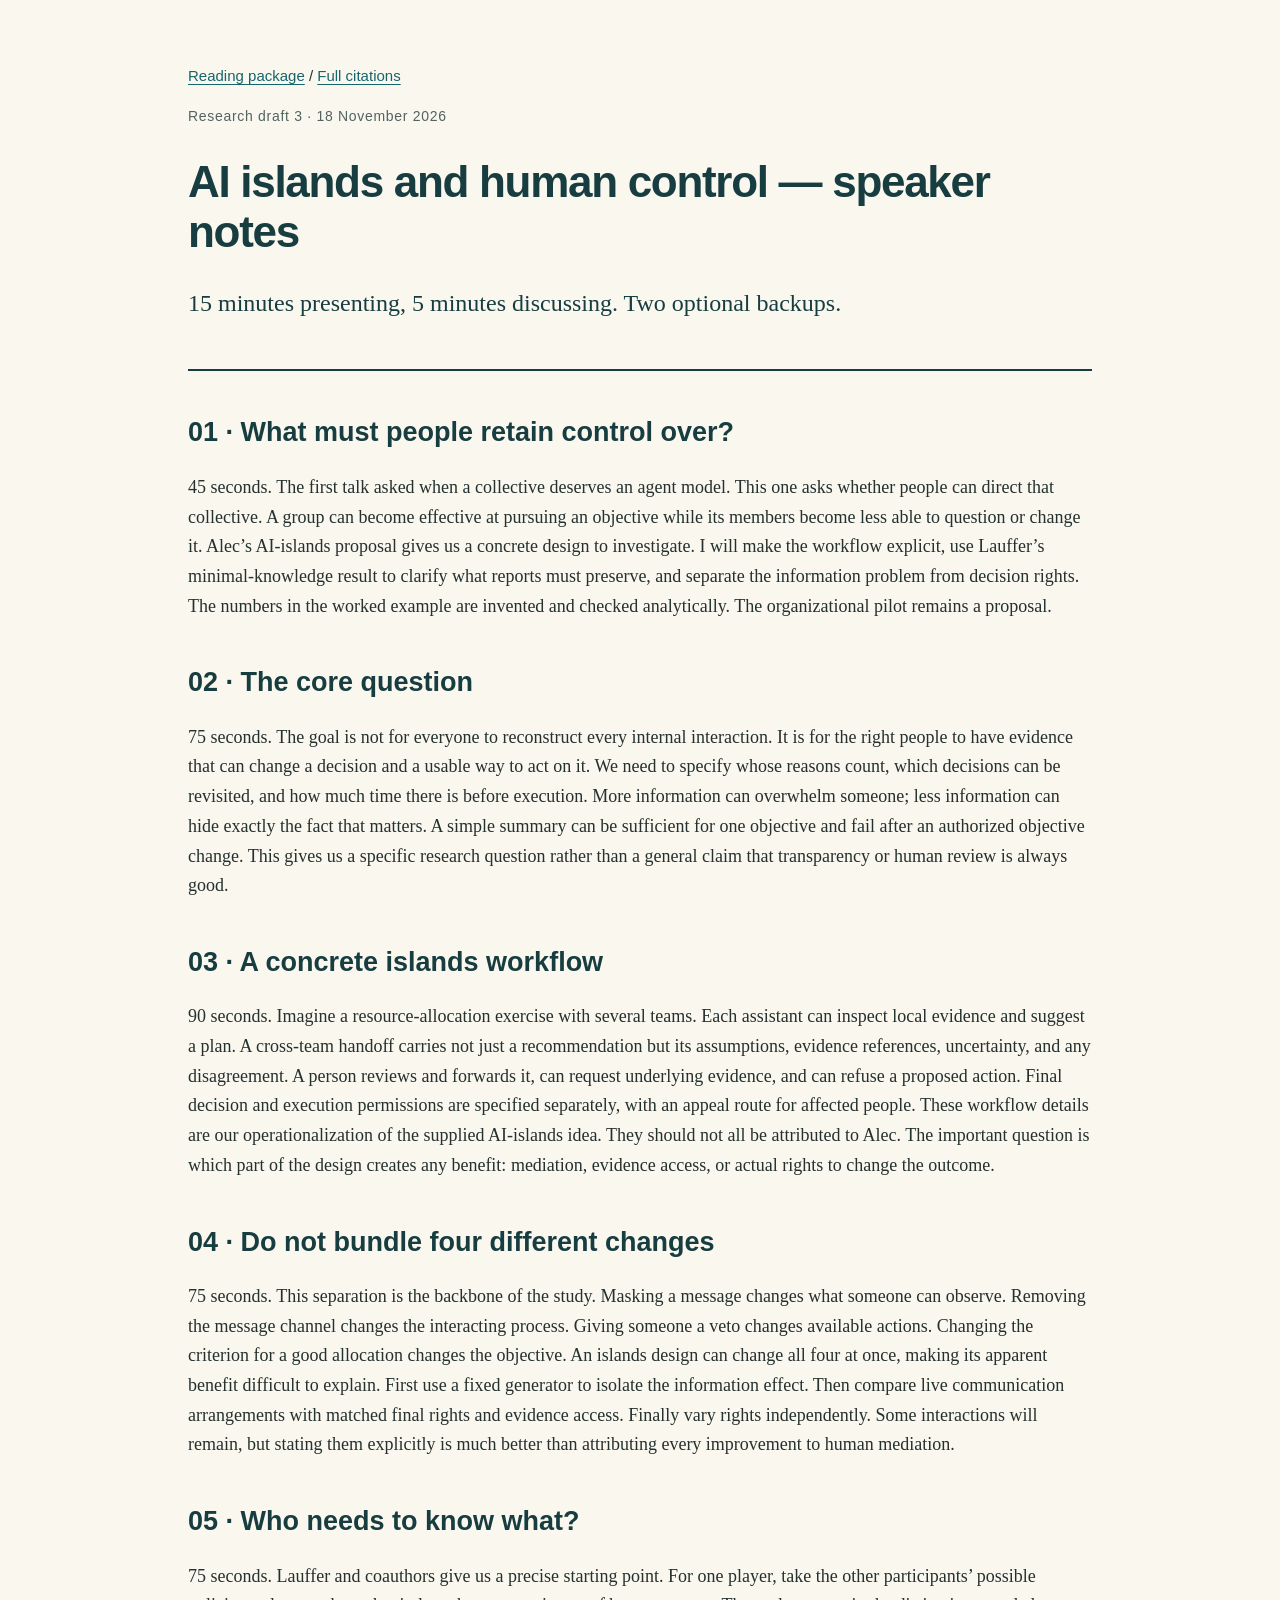
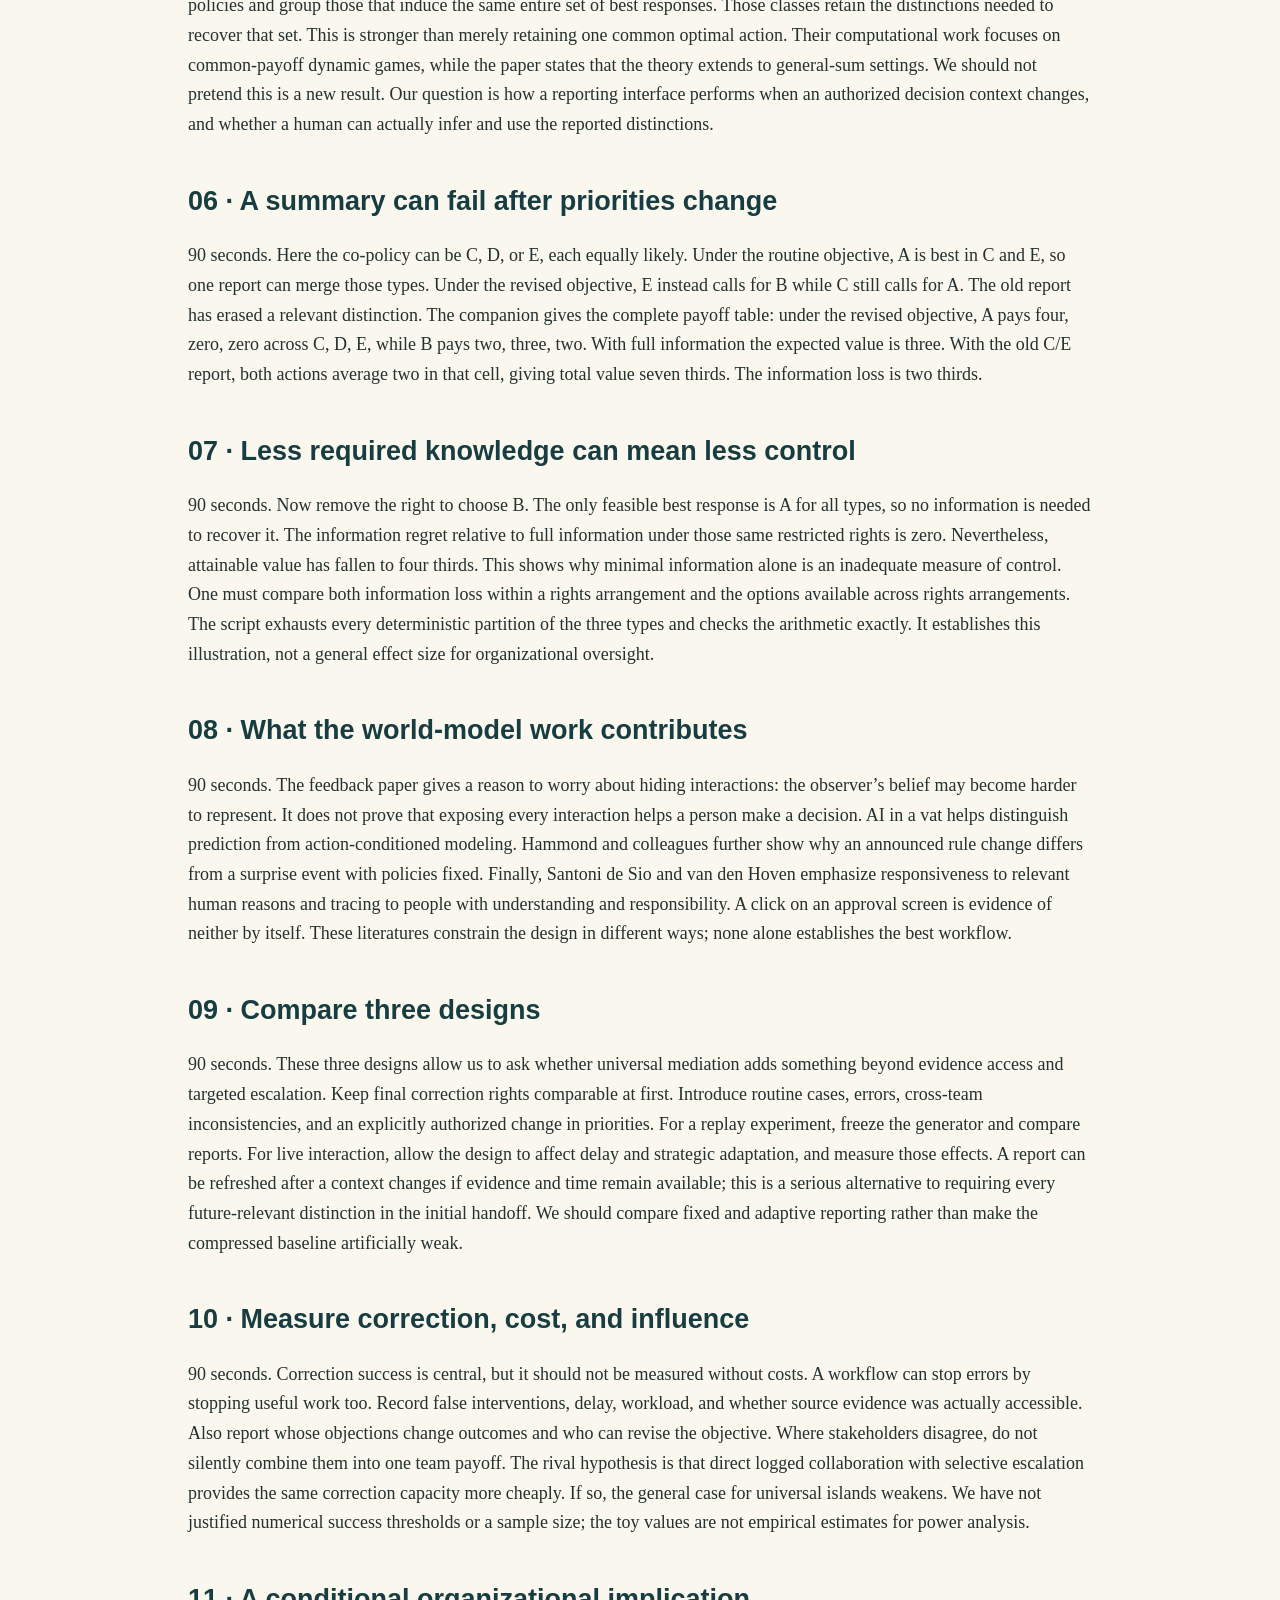
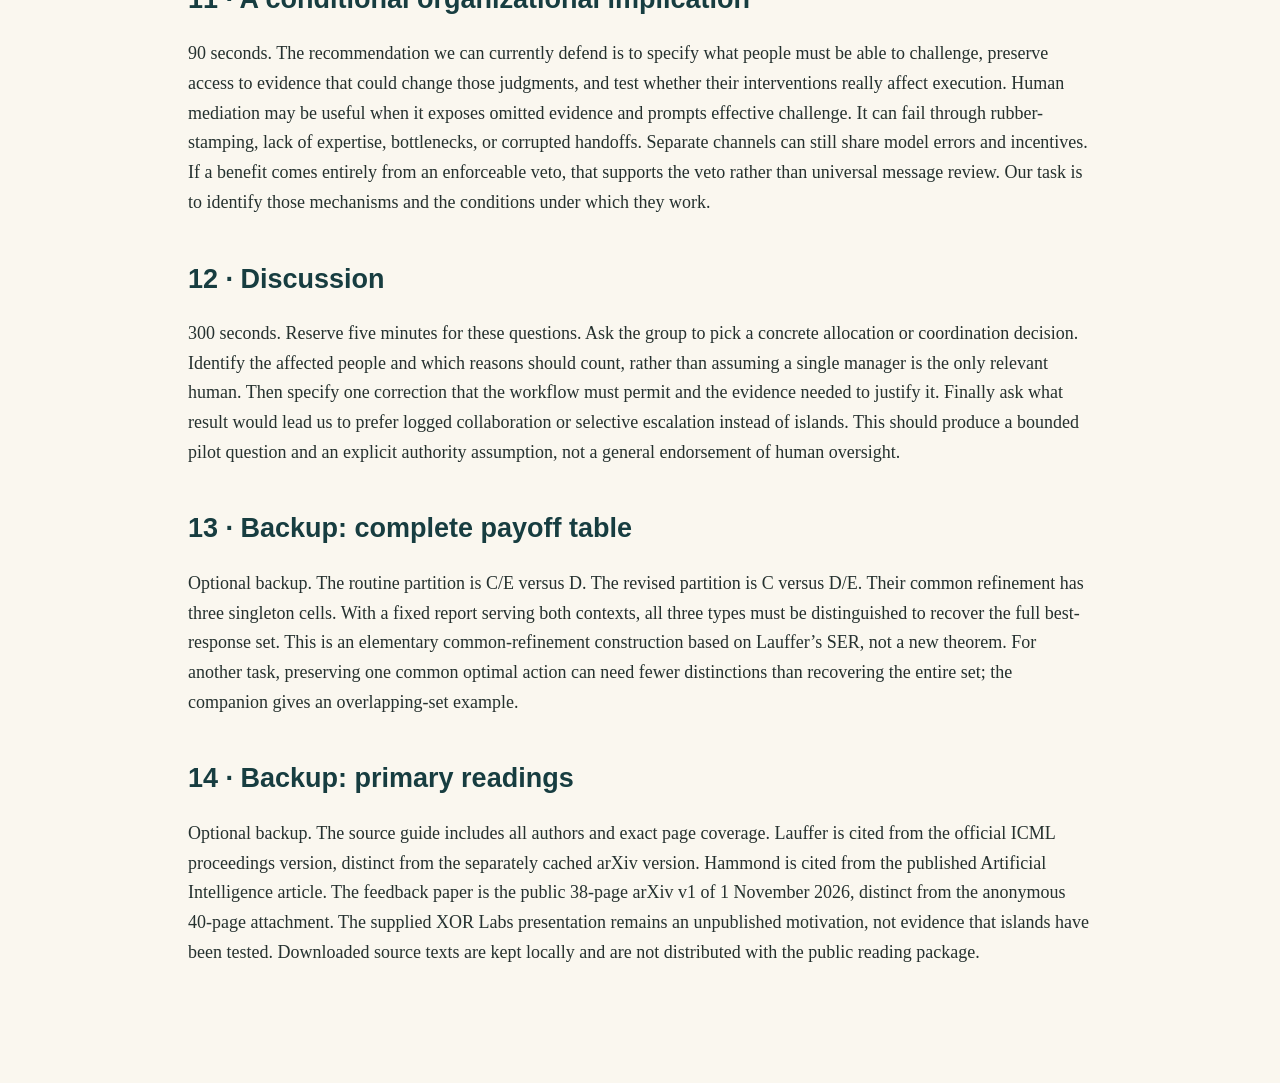
<file: organizational-speaker-notes.html>
<!doctype html><html lang="en"><head><meta charset="utf-8"><meta name="viewport" content="width=device-width,initial-scale=1"><title>AI islands and human control — speaker notes</title><link rel="stylesheet" href="discussion.css"></head><body><main><nav><a href="index.html">Reading package</a> / <a href="references.html">Full citations</a></nav><header><p class="meta">Research draft 3 · 18 November 2026</p><h1>AI islands and human control — speaker notes</h1><p class="lead">15 minutes presenting, 5 minutes discussing. Two optional backups.</p></header><section><h2>01 · What must people retain control over?</h2><p>45 seconds. The first talk asked when a collective deserves an agent model. This one asks whether people can direct that collective. A group can become effective at pursuing an objective while its members become less able to question or change it. Alec’s AI-islands proposal gives us a concrete design to investigate. I will make the workflow explicit, use Lauffer’s minimal-knowledge result to clarify what reports must preserve, and separate the information problem from decision rights. The numbers in the worked example are invented and checked analytically. The organizational pilot remains a proposal.</p></section><section><h2>02 · The core question</h2><p>75 seconds. The goal is not for everyone to reconstruct every internal interaction. It is for the right people to have evidence that can change a decision and a usable way to act on it. We need to specify whose reasons count, which decisions can be revisited, and how much time there is before execution. More information can overwhelm someone; less information can hide exactly the fact that matters. A simple summary can be sufficient for one objective and fail after an authorized objective change. This gives us a specific research question rather than a general claim that transparency or human review is always good.</p></section><section><h2>03 · A concrete islands workflow</h2><p>90 seconds. Imagine a resource-allocation exercise with several teams. Each assistant can inspect local evidence and suggest a plan. A cross-team handoff carries not just a recommendation but its assumptions, evidence references, uncertainty, and any disagreement. A person reviews and forwards it, can request underlying evidence, and can refuse a proposed action. Final decision and execution permissions are specified separately, with an appeal route for affected people. These workflow details are our operationalization of the supplied AI-islands idea. They should not all be attributed to Alec. The important question is which part of the design creates any benefit: mediation, evidence access, or actual rights to change the outcome.</p></section><section><h2>04 · Do not bundle four different changes</h2><p>75 seconds. This separation is the backbone of the study. Masking a message changes what someone can observe. Removing the message channel changes the interacting process. Giving someone a veto changes available actions. Changing the criterion for a good allocation changes the objective. An islands design can change all four at once, making its apparent benefit difficult to explain. First use a fixed generator to isolate the information effect. Then compare live communication arrangements with matched final rights and evidence access. Finally vary rights independently. Some interactions will remain, but stating them explicitly is much better than attributing every improvement to human mediation.</p></section><section><h2>05 · Who needs to know what?</h2><p>75 seconds. Lauffer and coauthors give us a precise starting point. For one player, take the other participants’ possible policies and group those that induce the same entire set of best responses. Those classes retain the distinctions needed to recover that set. This is stronger than merely retaining one common optimal action. Their computational work focuses on common-payoff dynamic games, while the paper states that the theory extends to general-sum settings. We should not pretend this is a new result. Our question is how a reporting interface performs when an authorized decision context changes, and whether a human can actually infer and use the reported distinctions.</p></section><section><h2>06 · A summary can fail after priorities change</h2><p>90 seconds. Here the co-policy can be C, D, or E, each equally likely. Under the routine objective, A is best in C and E, so one report can merge those types. Under the revised objective, E instead calls for B while C still calls for A. The old report has erased a relevant distinction. The companion gives the complete payoff table: under the revised objective, A pays four, zero, zero across C, D, E, while B pays two, three, two. With full information the expected value is three. With the old C/E report, both actions average two in that cell, giving total value seven thirds. The information loss is two thirds.</p></section><section><h2>07 · Less required knowledge can mean less control</h2><p>90 seconds. Now remove the right to choose B. The only feasible best response is A for all types, so no information is needed to recover it. The information regret relative to full information under those same restricted rights is zero. Nevertheless, attainable value has fallen to four thirds. This shows why minimal information alone is an inadequate measure of control. One must compare both information loss within a rights arrangement and the options available across rights arrangements. The script exhausts every deterministic partition of the three types and checks the arithmetic exactly. It establishes this illustration, not a general effect size for organizational oversight.</p></section><section><h2>08 · What the world-model work contributes</h2><p>90 seconds. The feedback paper gives a reason to worry about hiding interactions: the observer’s belief may become harder to represent. It does not prove that exposing every interaction helps a person make a decision. AI in a vat helps distinguish prediction from action-conditioned modeling. Hammond and colleagues further show why an announced rule change differs from a surprise event with policies fixed. Finally, Santoni de Sio and van den Hoven emphasize responsiveness to relevant human reasons and tracing to people with understanding and responsibility. A click on an approval screen is evidence of neither by itself. These literatures constrain the design in different ways; none alone establishes the best workflow.</p></section><section><h2>09 · Compare three designs</h2><p>90 seconds. These three designs allow us to ask whether universal mediation adds something beyond evidence access and targeted escalation. Keep final correction rights comparable at first. Introduce routine cases, errors, cross-team inconsistencies, and an explicitly authorized change in priorities. For a replay experiment, freeze the generator and compare reports. For live interaction, allow the design to affect delay and strategic adaptation, and measure those effects. A report can be refreshed after a context changes if evidence and time remain available; this is a serious alternative to requiring every future-relevant distinction in the initial handoff. We should compare fixed and adaptive reporting rather than make the compressed baseline artificially weak.</p></section><section><h2>10 · Measure correction, cost, and influence</h2><p>90 seconds. Correction success is central, but it should not be measured without costs. A workflow can stop errors by stopping useful work too. Record false interventions, delay, workload, and whether source evidence was actually accessible. Also report whose objections change outcomes and who can revise the objective. Where stakeholders disagree, do not silently combine them into one team payoff. The rival hypothesis is that direct logged collaboration with selective escalation provides the same correction capacity more cheaply. If so, the general case for universal islands weakens. We have not justified numerical success thresholds or a sample size; the toy values are not empirical estimates for power analysis.</p></section><section><h2>11 · A conditional organizational implication</h2><p>90 seconds. The recommendation we can currently defend is to specify what people must be able to challenge, preserve access to evidence that could change those judgments, and test whether their interventions really affect execution. Human mediation may be useful when it exposes omitted evidence and prompts effective challenge. It can fail through rubber-stamping, lack of expertise, bottlenecks, or corrupted handoffs. Separate channels can still share model errors and incentives. If a benefit comes entirely from an enforceable veto, that supports the veto rather than universal message review. Our task is to identify those mechanisms and the conditions under which they work.</p></section><section><h2>12 · Discussion</h2><p>300 seconds. Reserve five minutes for these questions. Ask the group to pick a concrete allocation or coordination decision. Identify the affected people and which reasons should count, rather than assuming a single manager is the only relevant human. Then specify one correction that the workflow must permit and the evidence needed to justify it. Finally ask what result would lead us to prefer logged collaboration or selective escalation instead of islands. This should produce a bounded pilot question and an explicit authority assumption, not a general endorsement of human oversight.</p></section><section><h2>13 · Backup: complete payoff table</h2><p>Optional backup. The routine partition is C/E versus D. The revised partition is C versus D/E. Their common refinement has three singleton cells. With a fixed report serving both contexts, all three types must be distinguished to recover the full best-response set. This is an elementary common-refinement construction based on Lauffer’s SER, not a new theorem. For another task, preserving one common optimal action can need fewer distinctions than recovering the entire set; the companion gives an overlapping-set example.</p></section><section><h2>14 · Backup: primary readings</h2><p>Optional backup. The source guide includes all authors and exact page coverage. Lauffer is cited from the official ICML proceedings version, distinct from the separately cached arXiv version. Hammond is cited from the published Artificial Intelligence article. The feedback paper is the public 38-page arXiv v1 of 1 November 2026, distinct from the anonymous 40-page attachment. The supplied XOR Labs presentation remains an unpublished motivation, not evidence that islands have been tested. Downloaded source texts are kept locally and are not distributed with the public reading package.</p></section></main></body></html>
</file>
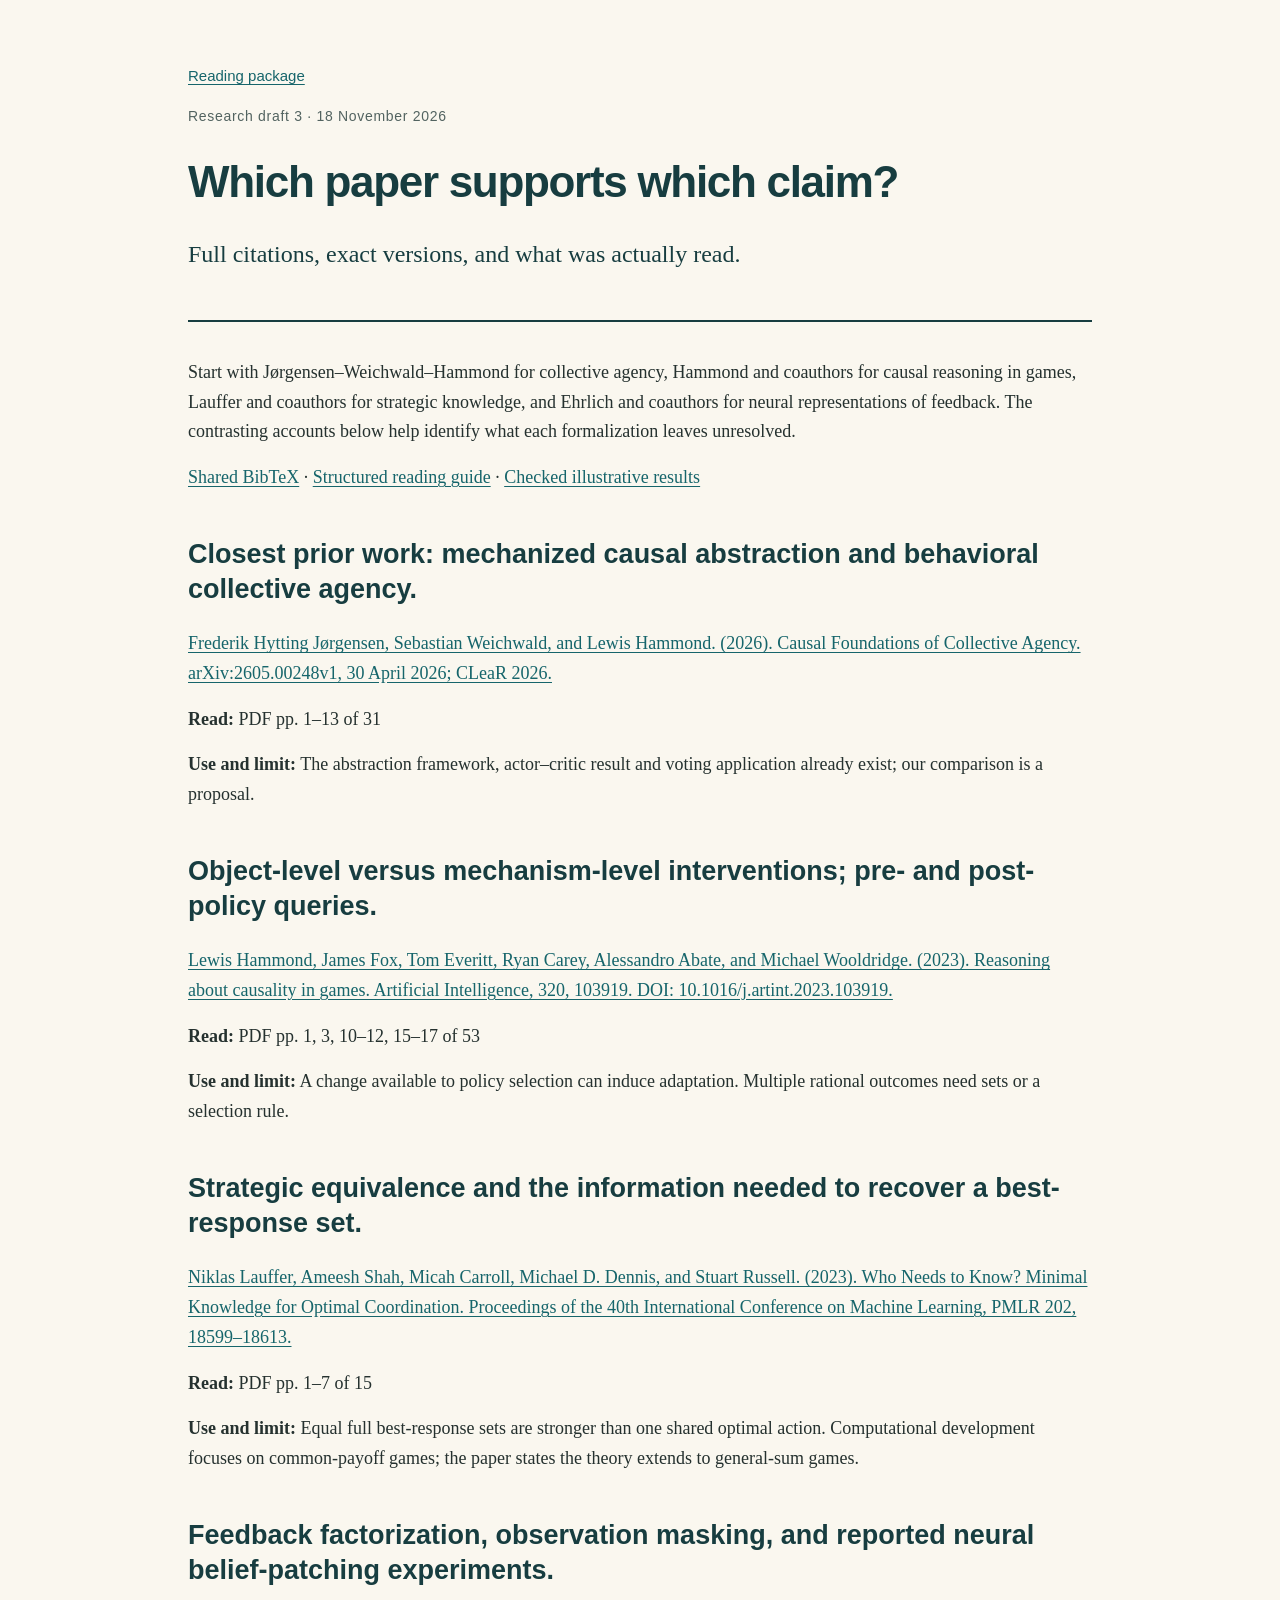
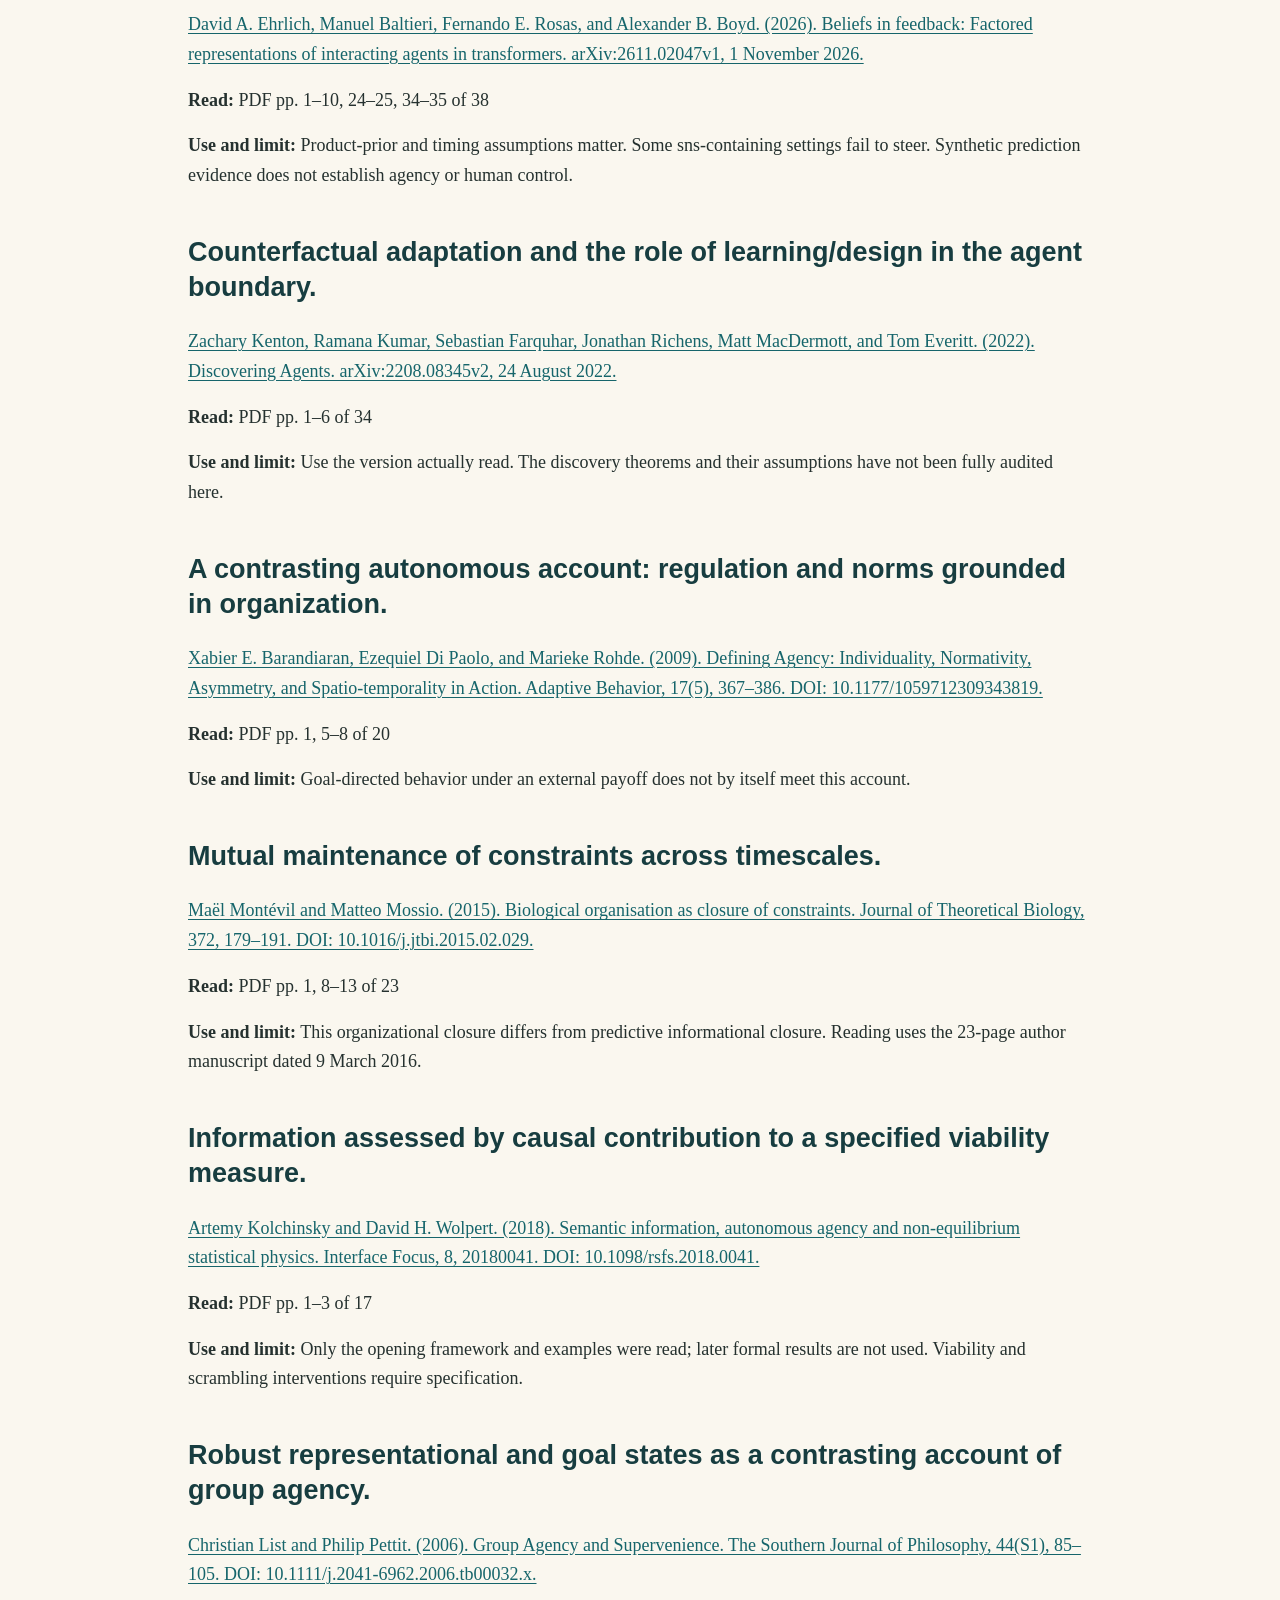
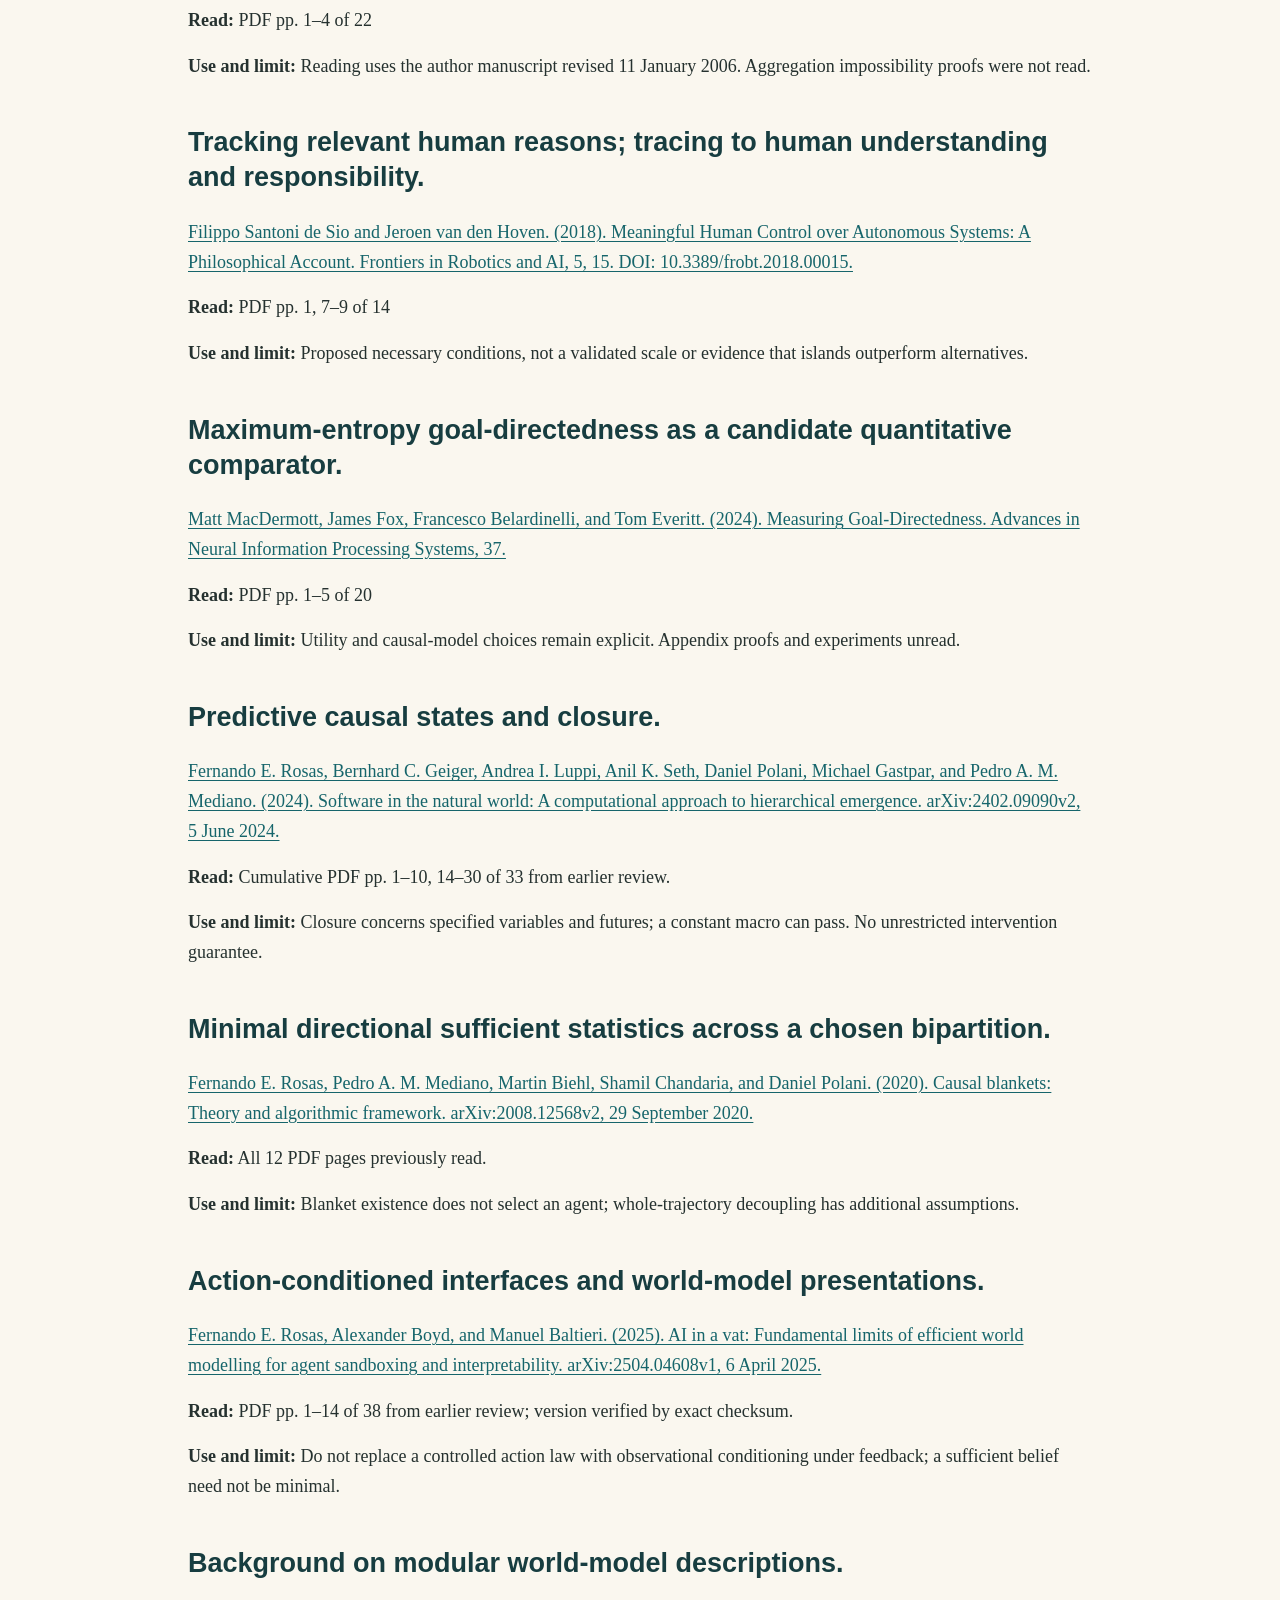
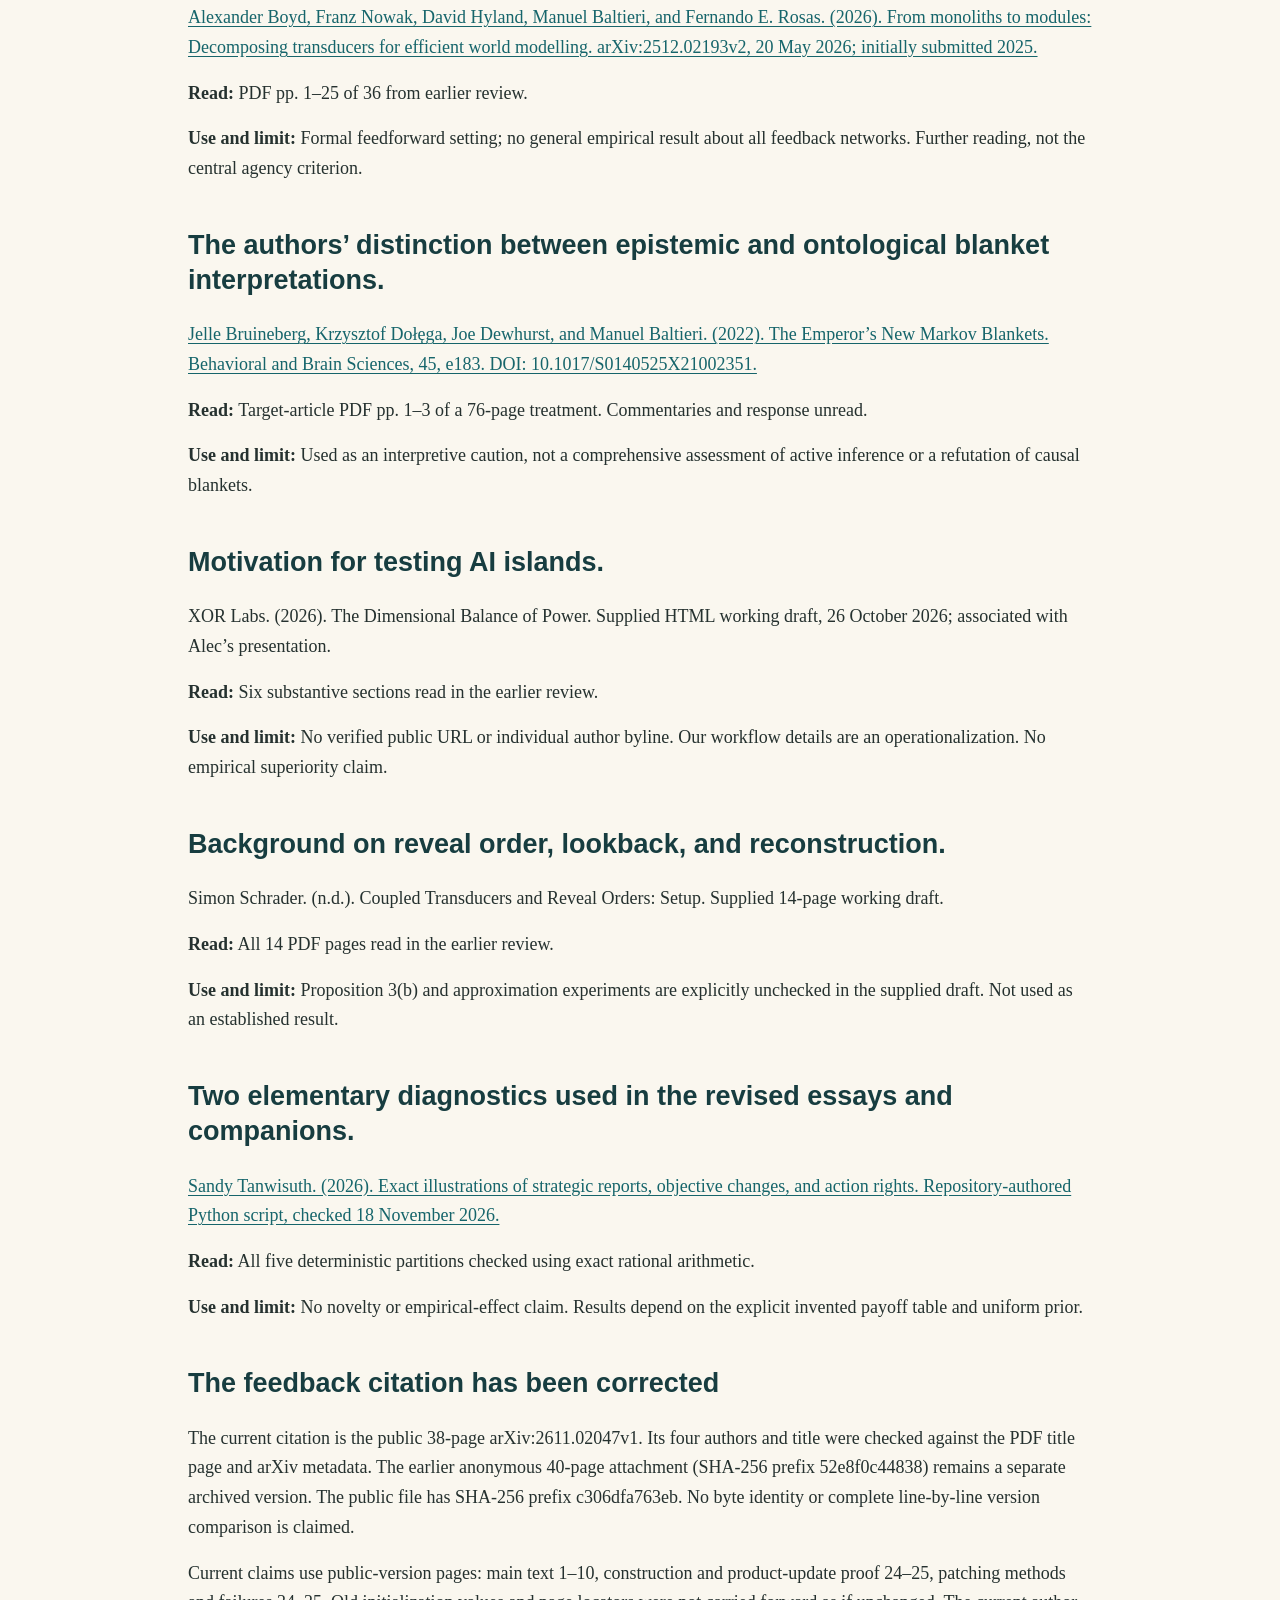
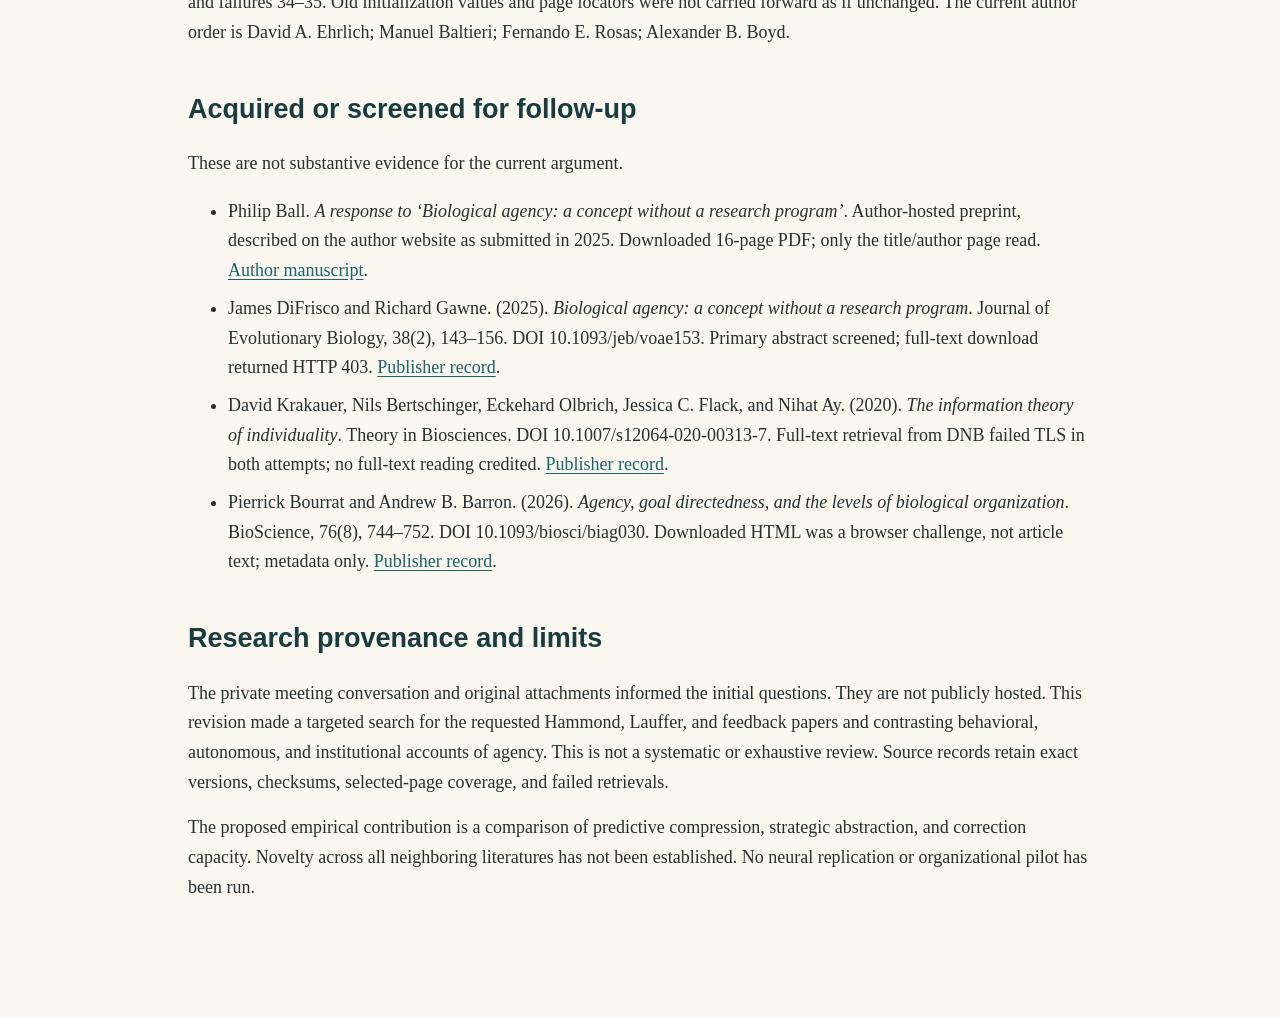
<file: references.html>
<!doctype html><html lang="en"><head><meta charset="utf-8"><meta name="viewport" content="width=device-width,initial-scale=1"><title>Agency readings — full citations and coverage</title><link rel="stylesheet" href="discussion.css"></head><body><main><nav><a href="index.html">Reading package</a></nav><header><p class="meta">Research draft 3 · 18 November 2026</p><h1>Which paper supports which claim?</h1><p class="lead">Full citations, exact versions, and what was actually read.</p></header><p>Start with Jørgensen–Weichwald–Hammond for collective agency, Hammond and coauthors for causal reasoning in games, Lauffer and coauthors for strategic knowledge, and Ehrlich and coauthors for neural representations of feedback. The contrasting accounts below help identify what each formalization leaves unresolved.</p><p><a href="latex/references.bib">Shared BibTeX</a> · <a href="reading-guide.json">Structured reading guide</a> · <a href="strategic-report-results.json">Checked illustrative results</a></p><section id="collective"><h2>Closest prior work: mechanized causal abstraction and behavioral collective agency.</h2><p><a href="https://arxiv.org/abs/2605.00248v1">Frederik Hytting Jørgensen, Sebastian Weichwald, and Lewis Hammond. (2026). Causal Foundations of Collective Agency. arXiv:2605.00248v1, 30 April 2026; CLeaR 2026.</a></p><p><strong>Read:</strong> PDF pp. 1–13 of 31</p><p><strong>Use and limit:</strong> The abstraction framework, actor–critic result and voting application already exist; our comparison is a proposal.</p></section><section id="games"><h2>Object-level versus mechanism-level interventions; pre- and post-policy queries.</h2><p><a href="https://doi.org/10.1016/j.artint.2023.103919">Lewis Hammond, James Fox, Tom Everitt, Ryan Carey, Alessandro Abate, and Michael Wooldridge. (2023). Reasoning about causality in games. Artificial Intelligence, 320, 103919. DOI: 10.1016/j.artint.2023.103919.</a></p><p><strong>Read:</strong> PDF pp. 1, 3, 10–12, 15–17 of 53</p><p><strong>Use and limit:</strong> A change available to policy selection can induce adaptation. Multiple rational outcomes need sets or a selection rule.</p></section><section id="lauffer"><h2>Strategic equivalence and the information needed to recover a best-response set.</h2><p><a href="https://proceedings.mlr.press/v202/lauffer23a.html">Niklas Lauffer, Ameesh Shah, Micah Carroll, Michael D. Dennis, and Stuart Russell. (2023). Who Needs to Know? Minimal Knowledge for Optimal Coordination. Proceedings of the 40th International Conference on Machine Learning, PMLR 202, 18599–18613.</a></p><p><strong>Read:</strong> PDF pp. 1–7 of 15</p><p><strong>Use and limit:</strong> Equal full best-response sets are stronger than one shared optimal action. Computational development focuses on common-payoff games; the paper states the theory extends to general-sum games.</p></section><section id="feedback"><h2>Feedback factorization, observation masking, and reported neural belief-patching experiments.</h2><p><a href="https://arxiv.org/abs/2611.02047v1">David A. Ehrlich, Manuel Baltieri, Fernando E. Rosas, and Alexander B. Boyd. (2026). Beliefs in feedback: Factored representations of interacting agents in transformers. arXiv:2611.02047v1, 1 November 2026.</a></p><p><strong>Read:</strong> PDF pp. 1–10, 24–25, 34–35 of 38</p><p><strong>Use and limit:</strong> Product-prior and timing assumptions matter. Some sns-containing settings fail to steer. Synthetic prediction evidence does not establish agency or human control.</p></section><section id="kenton"><h2>Counterfactual adaptation and the role of learning/design in the agent boundary.</h2><p><a href="https://arxiv.org/abs/2208.08345v2">Zachary Kenton, Ramana Kumar, Sebastian Farquhar, Jonathan Richens, Matt MacDermott, and Tom Everitt. (2022). Discovering Agents. arXiv:2208.08345v2, 24 August 2022.</a></p><p><strong>Read:</strong> PDF pp. 1–6 of 34</p><p><strong>Use and limit:</strong> Use the version actually read. The discovery theorems and their assumptions have not been fully audited here.</p></section><section id="barandiaran"><h2>A contrasting autonomous account: regulation and norms grounded in organization.</h2><p><a href="https://doi.org/10.1177/1059712309343819">Xabier E. Barandiaran, Ezequiel Di Paolo, and Marieke Rohde. (2009). Defining Agency: Individuality, Normativity, Asymmetry, and Spatio-temporality in Action. Adaptive Behavior, 17(5), 367–386. DOI: 10.1177/1059712309343819.</a></p><p><strong>Read:</strong> PDF pp. 1, 5–8 of 20</p><p><strong>Use and limit:</strong> Goal-directed behavior under an external payoff does not by itself meet this account.</p></section><section id="constraints"><h2>Mutual maintenance of constraints across timescales.</h2><p><a href="https://montevil.org/publications/articles/2015-mm-organisation-closure-constraints/">Maël Montévil and Matteo Mossio. (2015). Biological organisation as closure of constraints. Journal of Theoretical Biology, 372, 179–191. DOI: 10.1016/j.jtbi.2015.02.029.</a></p><p><strong>Read:</strong> PDF pp. 1, 8–13 of 23</p><p><strong>Use and limit:</strong> This organizational closure differs from predictive informational closure. Reading uses the 23-page author manuscript dated 9 March 2016.</p></section><section id="semantic"><h2>Information assessed by causal contribution to a specified viability measure.</h2><p><a href="https://doi.org/10.1098/rsfs.2018.0041">Artemy Kolchinsky and David H. Wolpert. (2018). Semantic information, autonomous agency and non-equilibrium statistical physics. Interface Focus, 8, 20180041. DOI: 10.1098/rsfs.2018.0041.</a></p><p><strong>Read:</strong> PDF pp. 1–3 of 17</p><p><strong>Use and limit:</strong> Only the opening framework and examples were read; later formal results are not used. Viability and scrambling interventions require specification.</p></section><section id="list"><h2>Robust representational and goal states as a contrasting account of group agency.</h2><p><a href="https://personal.lse.ac.uk/list/pdf-files/groupagencysupervenience.pdf">Christian List and Philip Pettit. (2006). Group Agency and Supervenience. The Southern Journal of Philosophy, 44(S1), 85–105. DOI: 10.1111/j.2041-6962.2006.tb00032.x.</a></p><p><strong>Read:</strong> PDF pp. 1–4 of 22</p><p><strong>Use and limit:</strong> Reading uses the author manuscript revised 11 January 2006. Aggregation impossibility proofs were not read.</p></section><section id="control"><h2>Tracking relevant human reasons; tracing to human understanding and responsibility.</h2><p><a href="https://doi.org/10.3389/frobt.2018.00015">Filippo Santoni de Sio and Jeroen van den Hoven. (2018). Meaningful Human Control over Autonomous Systems: A Philosophical Account. Frontiers in Robotics and AI, 5, 15. DOI: 10.3389/frobt.2018.00015.</a></p><p><strong>Read:</strong> PDF pp. 1, 7–9 of 14</p><p><strong>Use and limit:</strong> Proposed necessary conditions, not a validated scale or evidence that islands outperform alternatives.</p></section><section id="meg"><h2>Maximum-entropy goal-directedness as a candidate quantitative comparator.</h2><p><a href="https://proceedings.neurips.cc/paper_files/paper/2024/file/1551c01d7a3d0bf21e2518331e9f7074-Paper-Conference.pdf">Matt MacDermott, James Fox, Francesco Belardinelli, and Tom Everitt. (2024). Measuring Goal-Directedness. Advances in Neural Information Processing Systems, 37.</a></p><p><strong>Read:</strong> PDF pp. 1–5 of 20</p><p><strong>Use and limit:</strong> Utility and causal-model choices remain explicit. Appendix proofs and experiments unread.</p></section><section id="software"><h2>Predictive causal states and closure.</h2><p><a href="https://arxiv.org/abs/2402.09090v2">Fernando E. Rosas, Bernhard C. Geiger, Andrea I. Luppi, Anil K. Seth, Daniel Polani, Michael Gastpar, and Pedro A. M. Mediano. (2024). Software in the natural world: A computational approach to hierarchical emergence. arXiv:2402.09090v2, 5 June 2024.</a></p><p><strong>Read:</strong> Cumulative PDF pp. 1–10, 14–30 of 33 from earlier review.</p><p><strong>Use and limit:</strong> Closure concerns specified variables and futures; a constant macro can pass. No unrestricted intervention guarantee.</p></section><section id="blankets"><h2>Minimal directional sufficient statistics across a chosen bipartition.</h2><p><a href="https://arxiv.org/abs/2008.12568v2">Fernando E. Rosas, Pedro A. M. Mediano, Martin Biehl, Shamil Chandaria, and Daniel Polani. (2020). Causal blankets: Theory and algorithmic framework. arXiv:2008.12568v2, 29 September 2020.</a></p><p><strong>Read:</strong> All 12 PDF pages previously read.</p><p><strong>Use and limit:</strong> Blanket existence does not select an agent; whole-trajectory decoupling has additional assumptions.</p></section><section id="vat"><h2>Action-conditioned interfaces and world-model presentations.</h2><p><a href="https://arxiv.org/abs/2504.04608v1">Fernando E. Rosas, Alexander Boyd, and Manuel Baltieri. (2025). AI in a vat: Fundamental limits of efficient world modelling for agent sandboxing and interpretability. arXiv:2504.04608v1, 6 April 2025.</a></p><p><strong>Read:</strong> PDF pp. 1–14 of 38 from earlier review; version verified by exact checksum.</p><p><strong>Use and limit:</strong> Do not replace a controlled action law with observational conditioning under feedback; a sufficient belief need not be minimal.</p></section><section id="modules"><h2>Background on modular world-model descriptions.</h2><p><a href="https://arxiv.org/abs/2512.02193v2">Alexander Boyd, Franz Nowak, David Hyland, Manuel Baltieri, and Fernando E. Rosas. (2026). From monoliths to modules: Decomposing transducers for efficient world modelling. arXiv:2512.02193v2, 20 May 2026; initially submitted 2025.</a></p><p><strong>Read:</strong> PDF pp. 1–25 of 36 from earlier review.</p><p><strong>Use and limit:</strong> Formal feedforward setting; no general empirical result about all feedback networks. Further reading, not the central agency criterion.</p></section><section id="bruineberg"><h2>The authors’ distinction between epistemic and ontological blanket interpretations.</h2><p><a href="https://doi.org/10.1017/S0140525X21002351">Jelle Bruineberg, Krzysztof Dołęga, Joe Dewhurst, and Manuel Baltieri. (2022). The Emperor’s New Markov Blankets. Behavioral and Brain Sciences, 45, e183. DOI: 10.1017/S0140525X21002351.</a></p><p><strong>Read:</strong> Target-article PDF pp. 1–3 of a 76-page treatment. Commentaries and response unread.</p><p><strong>Use and limit:</strong> Used as an interpretive caution, not a comprehensive assessment of active inference or a refutation of causal blankets.</p></section><section id="balance"><h2>Motivation for testing AI islands.</h2><p>XOR Labs. (2026). The Dimensional Balance of Power. Supplied HTML working draft, 26 October 2026; associated with Alec’s presentation.</p><p><strong>Read:</strong> Six substantive sections read in the earlier review.</p><p><strong>Use and limit:</strong> No verified public URL or individual author byline. Our workflow details are an operationalization. No empirical superiority claim.</p></section><section id="schrader"><h2>Background on reveal order, lookback, and reconstruction.</h2><p>Simon Schrader. (n.d.). Coupled Transducers and Reveal Orders: Setup. Supplied 14-page working draft.</p><p><strong>Read:</strong> All 14 PDF pages read in the earlier review.</p><p><strong>Use and limit:</strong> Proposition 3(b) and approximation experiments are explicitly unchecked in the supplied draft. Not used as an established result.</p></section><section id="example"><h2>Two elementary diagnostics used in the revised essays and companions.</h2><p><a href="verify_strategic_reports.py">Sandy Tanwisuth. (2026). Exact illustrations of strategic reports, objective changes, and action rights. Repository-authored Python script, checked 18 November 2026.</a></p><p><strong>Read:</strong> All five deterministic partitions checked using exact rational arithmetic.</p><p><strong>Use and limit:</strong> No novelty or empirical-effect claim. Results depend on the explicit invented payoff table and uniform prior.</p></section><section id="feedback-history"><h2>The feedback citation has been corrected</h2><p>The current citation is the public 38-page arXiv:2611.02047v1. Its four authors and title were checked against the PDF title page and arXiv metadata. The earlier anonymous 40-page attachment (SHA-256 prefix 52e8f0c44838) remains a separate archived version. The public file has SHA-256 prefix c306dfa763eb. No byte identity or complete line-by-line version comparison is claimed.</p><p>Current claims use public-version pages: main text 1–10, construction and product-update proof 24–25, patching methods and failures 34–35. Old initialization values and page locators were not carried forward as if unchanged. The current author order is David A. Ehrlich; Manuel Baltieri; Fernando E. Rosas; Alexander B. Boyd.</p></section>
<section><h2>Acquired or screened for follow-up</h2><p>These are not substantive evidence for the current argument.</p><ul>
<li>Philip Ball. <em>A response to ‘Biological agency: a concept without a research program’</em>. Author-hosted preprint, described on the author website as submitted in 2025. Downloaded 16-page PDF; only the title/author page read. <a href="https://philipball.co.uk/wp-content/uploads/docs/pdf/DiFrisco_and_Gawne_response.pdf">Author manuscript</a>.</li>
<li>James DiFrisco and Richard Gawne. (2025). <em>Biological agency: a concept without a research program</em>. Journal of Evolutionary Biology, 38(2), 143–156. DOI 10.1093/jeb/voae153. Primary abstract screened; full-text download returned HTTP 403. <a href="https://doi.org/10.1093/jeb/voae153">Publisher record</a>.</li>
<li>David Krakauer, Nils Bertschinger, Eckehard Olbrich, Jessica C. Flack, and Nihat Ay. (2020). <em>The information theory of individuality</em>. Theory in Biosciences. DOI 10.1007/s12064-020-00313-7. Full-text retrieval from DNB failed TLS in both attempts; no full-text reading credited. <a href="https://doi.org/10.1007/s12064-020-00313-7">Publisher record</a>.</li>
<li>Pierrick Bourrat and Andrew B. Barron. (2026). <em>Agency, goal directedness, and the levels of biological organization</em>. BioScience, 76(8), 744–752. DOI 10.1093/biosci/biag030. Downloaded HTML was a browser challenge, not article text; metadata only. <a href="https://doi.org/10.1093/biosci/biag030">Publisher record</a>.</li>
</ul></section>
<section id="conversation"><h2>Research provenance and limits</h2><p>The private meeting conversation and original attachments informed the initial questions. They are not publicly hosted. This revision made a targeted search for the requested Hammond, Lauffer, and feedback papers and contrasting behavioral, autonomous, and institutional accounts of agency. This is not a systematic or exhaustive review. Source records retain exact versions, checksums, selected-page coverage, and failed retrievals.</p><p>The proposed empirical contribution is a comparison of predictive compression, strategic abstraction, and correction capacity. Novelty across all neighboring literatures has not been established. No neural replication or organizational pilot has been run.</p></section></main></body></html>
</file>
<file: discussion.css>
:root{color-scheme:light;--ink:#173d40;--muted:#526360;--paper:#faf7ef;--accent:#9a4b2e}*{box-sizing:border-box}body{margin:0;background:var(--paper);color:#25312f;font:18px/1.65 Georgia,serif}main{max-width:1000px;margin:auto;padding:64px 48px 100px}header{border-bottom:2px solid var(--ink);padding-bottom:32px;margin-bottom:36px}h1,h2,h3,nav,.meta,th{font-family:Arial,sans-serif}h1{font-size:44px;line-height:1.12;letter-spacing:-1.3px;color:var(--ink);max-width:850px}h2{font-size:27px;line-height:1.3;color:var(--ink);margin-top:44px}h3{font-size:20px;margin-top:28px}p{margin:16px 0}.meta{font-size:14px;letter-spacing:.05em;color:var(--muted)}.lead{font-size:24px;line-height:1.5;color:var(--ink)}a{color:#16656b;text-underline-offset:3px}nav{font-size:15px}table{border-collapse:collapse;width:100%;font:15px/1.5 Arial,sans-serif;margin:24px 0}th{text-align:left;color:var(--ink);border-bottom:2px solid var(--ink)}th,td{padding:13px 12px;vertical-align:top}td{border-bottom:1px solid #cbd3cb}th:first-child,td:first-child{padding-left:0}.note{border-left:3px solid var(--accent);padding-left:20px;color:var(--muted)}.math{font:17px/1.7 'Courier New',monospace;overflow-wrap:anywhere;padding:20px 0;color:var(--ink)}.refs{font-size:15px}li{margin:8px 0}.appendix{border-top:1px solid #aebdb6;margin-top:48px}footer{font:14px/1.6 Arial,sans-serif;margin-top:50px;color:var(--muted)}@media(max-width:700px){main{padding:32px 20px}h1{font-size:34px}.lead{font-size:21px}table{font-size:13px}th,td{padding:8px 6px}}@media print{body{background:white;font-size:11pt}main{padding:0;max-width:none}h1{font-size:28pt}h2{font-size:17pt;break-after:avoid}h3{break-after:avoid}p,li{orphans:3;widows:3}table{font-size:9pt}tr{break-inside:avoid}nav{display:none}.lead{font-size:14pt}.appendix{break-before:page}a{color:inherit}}
</file>
